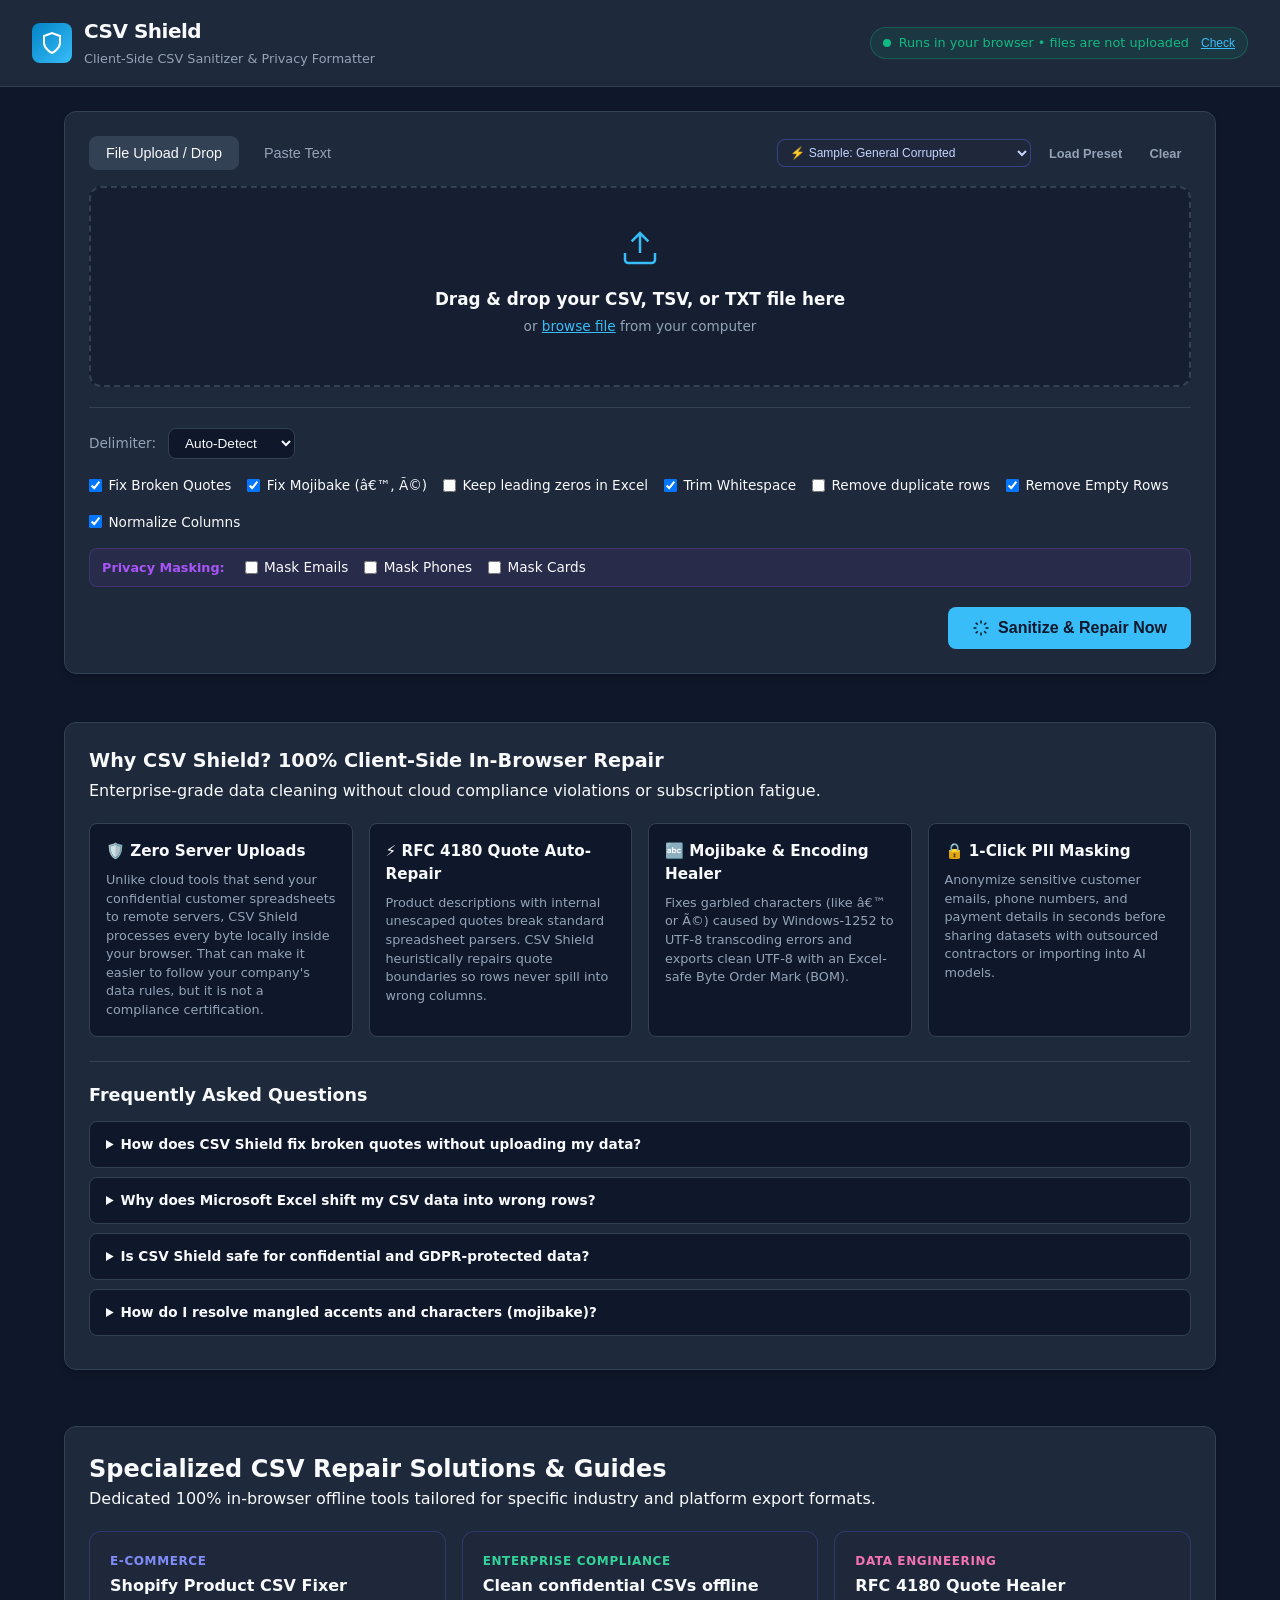
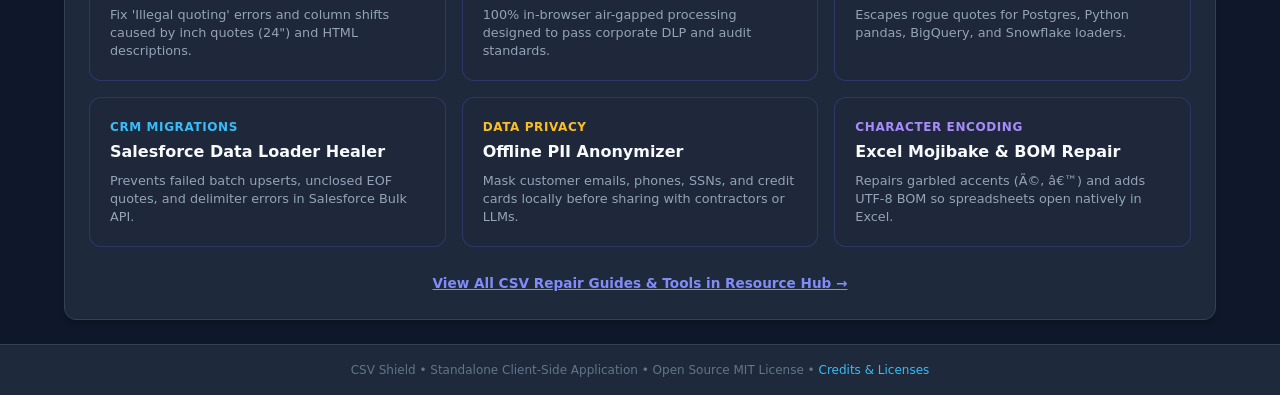
<file: index.html>
<!DOCTYPE html>
<html lang="en">
<head>
  <meta charset="UTF-8">
  <meta name="viewport" content="width=device-width, initial-scale=1.0">
  <title>CSV Shield — 100% Client-Side CSV Cleaner, Quote Fixer & PII Anonymizer</title>
  <meta name="description" content="Free, 100% in-browser CSV sanitizer. Automatically fix broken unescaped quotes (RFC 4180), repair mismatched delimiters, fix encoding/mojibake, and anonymize PII with zero server uploads and zero privacy risk.">
  <meta name="keywords" content="csv fixer, unescaped quotes csv, fix broken csv, rfc 4180 parser, clean csv online, client side csv cleaner, anonymize csv, csv pii mask, fix excel csv shift, mojibake fixer, offline csv tool">
  <meta name="author" content="CSV Shield">
  <meta name="robots" content="index, follow, max-snippet:-1, max-image-preview:large, max-video-preview:-1">
  <link rel="canonical" href="https://mianazeemdaula.github.io/csv-shield/">
  <link rel="icon" type="image/svg+xml" href="data:image/svg+xml,<svg xmlns='http://www.w3.org/2000/svg' viewBox='0 0 24 24' fill='%236366f1'><path d='M12 22s8-4 8-10V5l-8-3-8 3v7c0 6 8 10 8 10z'/></svg>">

  <!-- Open Graph / Social Sharing -->
  <meta property="og:type" content="website">
  <meta property="og:url" content="https://mianazeemdaula.github.io/csv-shield/">
  <meta property="og:title" content="CSV Shield — 100% Client-Side CSV Cleaner & Quote Fixer">
  <meta property="og:description" content="Fix unescaped quotes, mismatched delimiters, and mask customer PII directly in your browser. Zero cloud uploads, zero privacy risk.">
  <meta property="og:image" content="og-image.png">
  <meta property="og:site_name" content="CSV Shield">

  <!-- Twitter / X Card -->
  <meta name="twitter:card" content="summary_large_image">
  <meta name="twitter:url" content="https://mianazeemdaula.github.io/csv-shield/">
  <meta name="twitter:title" content="CSV Shield — 100% In-Browser CSV Sanitizer">
  <meta name="twitter:description" content="Zero cloud uploads. Fix broken quotes, column alignment, and anonymize PII in seconds directly in your browser.">
  <meta name="twitter:image" content="og-image.png">

  <!-- Schema.org JSON-LD (Search Engines & AI Engines) -->
  <script type="application/ld+json">
  {
    "@context": "https://schema.org",
    "@graph": [
      {
        "@type": "WebApplication",
        "@id": "https://mianazeemdaula.github.io/csv-shield/#webapp",
        "name": "CSV Shield",
        "url": "https://mianazeemdaula.github.io/csv-shield/",
        "applicationCategory": "BusinessApplication",
        "operatingSystem": "Any (web browser)",
        "description": "100% in-browser, private, offline CSV repair, deduplication, and PII anonymizer with zero cloud uploads.",
        "offers": [
          {
            "@type": "Offer",
            "price": "0",
            "priceCurrency": "USD",
            "name": "Free"
          }
        ],
        "featureList": [
          "RFC 4180 Unescaped Quote Auto-Repair",
          "Mismatched Delimiter Normalization",
          "Mojibake Character Encoding Resolution",
          "Automated PII Masking & Anonymization",
          "Zero-Cloud In-Browser Local Memory Execution",
          "Excel-Safe UTF-8 BOM CSV Export",
          "Export to JSON, Markdown, and SQL"
        ]
      },
      {
        "@type": "FAQPage",
        "@id": "https://mianazeemdaula.github.io/csv-shield/#faq",
        "mainEntity": [
          {
            "@type": "Question",
            "name": "How does CSV Shield fix broken quotes without uploading files?",
            "acceptedAnswer": {
              "@type": "Answer",
              "text": "CSV Shield executes entirely within your browser's own JavaScript engine. It analyzes raw text lines using RFC 4180 heuristic regex matching to identify internal quotes in cells without ever transmitting data over the Internet."
            }
          },
          {
            "@type": "Question",
            "name": "Why does Microsoft Excel shift my CSV data into wrong rows?",
            "acceptedAnswer": {
              "@type": "Answer",
              "text": "When a CSV field contains an unescaped double quote (e.g., in product descriptions or addresses), standard spreadsheet parsers interpret the quote as the beginning of a multiline cell. This causes the remainder of the row to spill into subsequent columns or lines. CSV Shield automatically detects and escapes these internal quotes."
            }
          },
          {
            "@type": "Question",
            "name": "Is CSV Shield safe for confidential and GDPR-protected data?",
            "acceptedAnswer": {
              "@type": "Answer",
              "text": "Yes. Because CSV Shield does not use any cloud servers, backends, or third-party telemetry, your data never leaves your computer. Whether that meets a particular data-protection rule is for the user's organisation to decide; the tool is not a compliance certification."
            }
          },
          {
            "@type": "Question",
            "name": "How can I fix mangled accents and weird characters (mojibake) in my CSV?",
            "acceptedAnswer": {
              "@type": "Answer",
              "text": "Mangled characters like â€™ or Ã© occur when Windows-1252 files are opened as UTF-8. CSV Shield contains a built-in character encoding healer that normalizes these common corruption sequences back to clean UTF-8 with an Excel-safe BOM."
            }
          }
        ]
      }
    ]
  }
  </script>
  <link rel="stylesheet" href="style.css">
</head>
<body>
  <!-- Header -->
  <header class="app-header">
    <div class="logo-area">
      <div class="shield-icon">
        <svg width="24" height="24" viewBox="0 0 24 24" fill="none" stroke="currentColor" stroke-width="2">
          <path d="M12 22s8-4 8-10V5l-8-3-8 3v7c0 6 8 10 8 10z"/>
        </svg>
      </div>
      <div>
        <h1>CSV Shield</h1>
        <span class="tagline">Client-Side CSV Sanitizer & Privacy Formatter</span>
      </div>
    </div>
    <div class="privacy-badge">
      <span class="live-dot"></span>
      <span class="badge-text">Runs in your browser • files are not uploaded</span>
      <button id="btn-show-inspector" class="badge-action" title="See every request this page has made">Check</button>
    </div>
  </header>

  <!-- Main Container -->
  <main class="app-main">
    <!-- Top Control Bar -->
    <section class="card input-section">
      <div class="tab-header">
        <div class="tabs">
          <button id="tab-file" class="tab-btn active">File Upload / Drop</button>
          <button id="tab-paste" class="tab-btn">Paste Text</button>
        </div>
        <div class="sample-actions" style="display: flex; align-items: center; gap: 0.5rem;">
          <select id="select-sample-preset" class="select-input select-sm" style="background: rgba(30, 41, 59, 0.9); border: 1px solid rgba(99, 102, 241, 0.4); color: #c7d2fe; border-radius: 8px; padding: 5px 8px; font-size: 0.75rem; cursor: pointer;">
            <option value="corrupted">⚡ Sample: General Corrupted</option>
            <option value="shopify">🛍️ Sample: Shopify Catalog (Quotes)</option>
            <option value="salesforce">💼 Sample: Salesforce CRM (PII)</option>
            <option value="finance">💶 Sample: Finance Ledger (Mojibake)</option>
            <option value="stress">🚀 Sample: 100-Row Stress Benchmark</option>
          </select>
          <button id="btn-load-sample" class="btn btn-ghost btn-sm">Load Preset</button>
          <button id="btn-clear" class="btn btn-ghost btn-sm">Clear</button>
        </div>
      </div>

      <!-- File Drop View -->
      <div id="view-file" class="tab-view active">
        <div id="dropzone" class="dropzone">
          <svg class="drop-icon" width="40" height="40" viewBox="0 0 24 24" fill="none" stroke="currentColor" stroke-width="1.5">
            <path d="M21 15v4a2 2 0 0 1-2 2H5a2 2 0 0 1-2-2v-4M17 8l-5-5-5 5M12 3v12"/>
          </svg>
          <p class="drop-title">Drag & drop your CSV, TSV, or TXT file here</p>
          <p class="drop-sub">or <label for="file-input" class="file-label">browse file</label> from your computer</p>
          <input type="file" id="file-input" accept=".csv,.tsv,.txt" style="display: none;">
          <p class="file-chosen" id="file-name-display"></p>
        </div>
      </div>

      <!-- Paste Text View -->
      <div id="view-paste" class="tab-view">
        <textarea id="paste-input" class="raw-textarea" placeholder="Paste your raw CSV, TSV, or spreadsheet export here..."></textarea>
      </div>

      <!-- Options Row -->
      <div class="options-container">
        <div class="option-group">
          <label class="option-label" for="select-delimiter">Delimiter:</label>
          <select id="select-delimiter" class="select-input">
            <option value="auto">Auto-Detect</option>
            <option value=",">Comma (,)</option>
            <option value=";">Semicolon (;)</option>
            <option value="&#9;">Tab (\t)</option>
            <option value="|">Pipe (|)</option>
          </select>
        </div>

        <div class="checkbox-group">
          <label class="check-item" title="Repairs stray unescaped quotes inside quoted text (RFC 4180)">
            <input type="checkbox" id="chk-quotes" checked> Fix Broken Quotes
          </label>
          <label class="check-item" title="Auto-repairs garbled characters (â€™, Ã©, etc.) from Windows-1252 / UTF-8 mismatches">
            <input type="checkbox" id="chk-mojibake" checked> Fix Mojibake (â€™, Ã©)
          </label>
          <label class="check-item" title="Writes codes like 07030 as =&quot;07030&quot; so Excel keeps the zero. Leave off if the file is going into a database or another app: they will see the formula, not the number.">
            <input type="checkbox" id="chk-zeros"> Keep leading zeros in Excel
          </label>
          <label class="check-item" title="Removes leading and trailing whitespace from each cell">
            <input type="checkbox" id="chk-whitespace" checked> Trim Whitespace
          </label>
          <label class="check-item" title="Removes rows that are identical in every column. Off by default: two identical order lines can be real.">
            <input type="checkbox" id="chk-dedupe"> Remove duplicate rows
          </label>
          <label class="check-item" title="Removes completely blank lines">
            <input type="checkbox" id="chk-empty" checked> Remove Empty Rows
          </label>
          <label class="check-item" title="Pads missing columns to match header count">
            <input type="checkbox" id="chk-normalize" checked> Normalize Columns
          </label>
        </div>

        <div class="checkbox-group pii-group">
          <span class="pii-tag">Privacy Masking:</span>
          <label class="check-item" title="Replaces email with j***@domain.com">
            <input type="checkbox" id="chk-mask-email"> Mask Emails
          </label>
          <label class="check-item" title="Masks numbers written like phone numbers (with +, brackets, spaces or dashes), keeping the last 4 digits. Bare digit runs such as order numbers or ISBNs are left alone.">
            <input type="checkbox" id="chk-mask-phone"> Mask Phones
          </label>
          <label class="check-item" title="Masks card numbers (13-19 digits that pass the card checksum, or written in four groups of four), keeping the last 4 digits.">
            <input type="checkbox" id="chk-mask-card"> Mask Cards
          </label>
        </div>
      </div>

      <div class="action-row">
        <button id="btn-sanitize" class="btn btn-primary btn-lg">
          <svg width="18" height="18" viewBox="0 0 24 24" fill="none" stroke="currentColor" stroke-width="2">
            <path d="M12 2v4M12 18v4M4.93 4.93l2.83 2.83M16.24 16.24l2.83 2.83M2 12h4M18 12h4M4.93 19.07l2.83-2.83M16.24 7.76l2.83-2.83"/>
          </svg>
          Sanitize & Repair Now
        </button>
      </div>
    </section>

    <!-- Results Section (hidden until processed) -->
    <section id="results-section" class="card results-section" style="display: none;">
      <div class="results-header">
        <div class="stats-grid">
          <div class="stat-card">
            <span class="stat-value" id="stat-input-rows">0</span>
            <span class="stat-label">Input Rows</span>
          </div>
          <div class="stat-card">
            <span class="stat-value text-accent" id="stat-output-rows">0</span>
            <span class="stat-label">Clean Rows</span>
          </div>
          <div class="stat-card">
            <span class="stat-value text-success" id="stat-repaired">0</span>
            <span class="stat-label">Quotes Repaired</span>
          </div>
          <div class="stat-card">
            <span class="stat-value text-blue" id="stat-mojibake">0</span>
            <span class="stat-label">Mojibake Fixed</span>
          </div>
          <div class="stat-card">
            <span class="stat-value text-cyan" id="stat-zeros">0</span>
            <span class="stat-label">Zeros Preserved</span>
          </div>
          <div class="stat-card">
            <span class="stat-value text-warning" id="stat-deduped">0</span>
            <span class="stat-label">Duplicates Stripped</span>
          </div>
          <div class="stat-card">
            <span class="stat-value text-purple" id="stat-pii">0</span>
            <span class="stat-label">PII Masked</span>
          </div>
          <div class="stat-card">
            <span class="stat-value" id="stat-time">0 ms</span>
            <span class="stat-label">Local Processing Time</span>
          </div>
        </div>

        <!-- Export Toolbar -->
        <div class="export-bar">
          <button id="btn-export-csv" class="btn btn-export" title="Standard RFC 4180 CSV export">
            <svg width="16" height="16" viewBox="0 0 24 24" fill="none" stroke="currentColor" stroke-width="2"><path d="M21 15v4a2 2 0 0 1-2 2H5a2 2 0 0 1-2-2v-4M7 10l5 5 5-5M12 15V3"/></svg>
            Clean CSV
          </button>
          <button id="btn-export-excel" class="btn btn-export btn-excel-accent" title="Export CSV with UTF-8 BOM byte-order mark for seamless Microsoft Excel opening">
            <svg width="16" height="16" viewBox="0 0 24 24" fill="none" stroke="currentColor" stroke-width="2"><path d="M14 2H6a2 2 0 0 0-2 2v16a2 2 0 0 0 2 2h12a2 2 0 0 0 2-2V8z"/><polyline points="14 2 14 8 20 8"/><line x1="16" y1="13" x2="8" y2="13"/><line x1="16" y1="17" x2="8" y2="17"/><polyline points="10 9 9 9 8 9"/></svg>
            Excel CSV (BOM)
          </button>
          <button id="btn-export-json" class="btn btn-export">JSON</button>
          <button id="btn-export-md" class="btn btn-export">Markdown</button>
          <button id="btn-export-sql" class="btn btn-export">SQL INSERTs</button>
          <button id="btn-copy" class="btn btn-secondary">
            <span id="copy-btn-text">Copy CSV</span>
          </button>
        </div>
      </div>

      <!-- Preview Controls -->
      <div class="preview-controls">
        <input type="text" id="filter-input" class="search-input" placeholder="Search preview rows...">
        <div class="diff-legend">
          <span class="legend-title">Visual Diff:</span>
          <span class="legend-pill pill-repaired" title="Cell had broken quotes repaired">● Quote Repaired</span>
          <span class="legend-pill pill-mojibake" title="Cell had garbled encoding repaired">● Mojibake Fixed</span>
          <span class="legend-pill pill-masked" title="Sensitive PII masked">● PII Masked</span>
          <span class="legend-pill pill-zeros" title="Leading zero retained">● Zero Preserved</span>
        </div>
        <div class="pagination-info" id="pagination-info">Showing rows 1 - 50 of 0</div>
      </div>

      <!-- Table Preview -->
      <div class="table-container">
        <table id="preview-table" class="data-table">
          <thead id="table-head"></thead>
          <tbody id="table-body"></tbody>
        </table>
      </div>

      <!-- Pagination Toolbar -->
      <div class="pagination-toolbar" style="display: flex; align-items: center; justify-content: space-between; margin-top: 1rem; flex-wrap: wrap; gap: 0.75rem; padding-top: 0.75rem; border-top: 1px solid rgba(255, 255, 255, 0.08);">
        <div style="display: flex; align-items: center; gap: 0.5rem; font-size: 0.85rem; color: #94a3b8;">
          <span>Rows per page:</span>
          <select id="select-page-size" class="select-input select-sm" style="background: rgba(30, 41, 59, 0.9); border: 1px solid rgba(99, 102, 241, 0.4); color: #c7d2fe; border-radius: 6px; padding: 4px 8px; font-size: 0.8rem; cursor: pointer;">
            <option value="25">25</option>
            <option value="50" selected>50</option>
            <option value="100">100</option>
            <option value="all">All</option>
          </select>
        </div>
        <div style="display: flex; align-items: center; gap: 0.5rem;">
          <button id="btn-page-prev" class="btn btn-ghost btn-sm" disabled>‹ Previous</button>
          <span id="page-indicator" style="font-size: 0.85rem; font-weight: 600; color: #cbd5e1; min-width: 90px; text-align: center;">Page 1 of 1</span>
          <button id="btn-page-next" class="btn btn-ghost btn-sm" disabled>Next ›</button>
        </div>
      </div>

      <!-- Rows dropped by "Remove duplicate rows", so nothing disappears unseen -->
      <details id="removed-dupes" class="removed-dupes" style="display: none; margin-top: 1rem;">
        <summary id="removed-dupes-summary" style="cursor: pointer; font-weight: 600; color: #fbbf24;"></summary>
        <p class="text-muted" style="font-size: 0.85rem; margin: 0.5rem 0;">Each row below was identical, in every column, to an earlier row and is not in the export. If any of them are real (two identical order lines, say), untick "Remove duplicate rows" and run again.</p>
        <div class="table-container">
          <table class="data-table">
            <thead id="removed-dupes-head"></thead>
            <tbody id="removed-dupes-body"></tbody>
          </table>
        </div>
      </details>
    </section>

    <!-- SEO & Knowledge Base Section (Search Engines & AI Crawler Directives) -->
    <section class="card seo-knowledge-section">
      <div class="seo-header">
        <h2>Why CSV Shield? 100% Client-Side In-Browser Repair</h2>
        <p class="text-muted">Enterprise-grade data cleaning without cloud compliance violations or subscription fatigue.</p>
      </div>
      <div class="seo-grid">
        <div class="seo-card">
          <h3>🛡️ Zero Server Uploads</h3>
          <p>Unlike cloud tools that send your confidential customer spreadsheets to remote servers, CSV Shield processes every byte locally inside your browser. That can make it easier to follow your company's data rules, but it is not a compliance certification.</p>
        </div>
        <div class="seo-card">
          <h3>⚡ RFC 4180 Quote Auto-Repair</h3>
          <p>Product descriptions with internal unescaped quotes break standard spreadsheet parsers. CSV Shield heuristically repairs quote boundaries so rows never spill into wrong columns.</p>
        </div>
        <div class="seo-card">
          <h3>🔤 Mojibake & Encoding Healer</h3>
          <p>Fixes garbled characters (like â€™ or Ã©) caused by Windows-1252 to UTF-8 transcoding errors and exports clean UTF-8 with an Excel-safe Byte Order Mark (BOM).</p>
        </div>
        <div class="seo-card">
          <h3>🔒 1-Click PII Masking</h3>
          <p>Anonymize sensitive customer emails, phone numbers, and payment details in seconds before sharing datasets with outsourced contractors or importing into AI models.</p>
        </div>
      </div>

      <!-- FAQ Section -->
      <div class="faq-accordion">
        <h3>Frequently Asked Questions</h3>
        <details class="faq-item">
          <summary>How does CSV Shield fix broken quotes without uploading my data?</summary>
          <p>CSV Shield executes entirely within your browser's own JavaScript engine. It analyzes raw text lines using RFC 4180 heuristic regex matching to identify internal quotes in cells without ever transmitting data over the Internet.</p>
        </details>
        <details class="faq-item">
          <summary>Why does Microsoft Excel shift my CSV data into wrong rows?</summary>
          <p>When a CSV field contains an unescaped double quote, standard spreadsheet parsers interpret it as the start of an open multiline block. This shifts the rest of the row into subsequent cells. CSV Shield identifies and escapes internal quotes automatically.</p>
        </details>
        <details class="faq-item">
          <summary>Is CSV Shield safe for confidential and GDPR-protected data?</summary>
          <p>Your file is processed on your own computer and is not uploaded. The page has no analytics or tracking scripts. Once it has loaded you can switch off your connection and it keeps working. Whether that is enough for your data rules is for you or your company to decide; this is not a legal or compliance certification.</p>
        </details>
        <details class="faq-item">
          <summary>How do I resolve mangled accents and characters (mojibake)?</summary>
          <p>Mangled characters occur when legacy systems export Windows-1252 files opened as UTF-8. CSV Shield contains a multi-byte heuristic table that automatically repairs common corrupt sequences and prepends an Excel-compatible UTF-8 BOM.</p>
        </details>
      </div>
    </section>

    <!-- Specialized Use Cases & Programmatic Landing Pages Grid -->
    <section class="card seo-use-cases-section" style="margin-top: 2rem;">
      <div class="section-title-wrap">
        <h2>Specialized CSV Repair Solutions & Guides</h2>
        <p class="section-subtitle">Dedicated 100% in-browser offline tools tailored for specific industry and platform export formats.</p>
      </div>
      <div class="use-cases-grid" style="display: grid; grid-template-columns: repeat(auto-fit, minmax(280px, 1fr)); gap: 1rem; margin-top: 1.25rem;">
        <a href="fix-shopify-csv-quotes.html" class="use-case-card" style="padding: 1.25rem; border-radius: 12px; background: rgba(30, 41, 59, 0.7); border: 1px solid rgba(99, 102, 241, 0.25); text-decoration: none; color: inherit; display: block; transition: all 0.2s ease;">
          <span style="font-size: 0.75rem; font-weight: 700; color: #818cf8; text-transform: uppercase; letter-spacing: 0.05em; display: block; margin-bottom: 0.25rem;">E-Commerce</span>
          <strong style="display: block; font-size: 1rem; color: #f8fafc; margin-bottom: 0.5rem;">Shopify Product CSV Fixer</strong>
          <p style="font-size: 0.8rem; color: #94a3b8; line-height: 1.4; margin: 0;">Fix 'Illegal quoting' errors and column shifts caused by inch quotes (24") and HTML descriptions.</p>
        </a>
        <a href="offline-gdpr-csv-sanitizer.html" class="use-case-card" style="padding: 1.25rem; border-radius: 12px; background: rgba(30, 41, 59, 0.7); border: 1px solid rgba(99, 102, 241, 0.25); text-decoration: none; color: inherit; display: block; transition: all 0.2s ease;">
          <span style="font-size: 0.75rem; font-weight: 700; color: #34d399; text-transform: uppercase; letter-spacing: 0.05em; display: block; margin-bottom: 0.25rem;">Enterprise Compliance</span>
          <strong style="display: block; font-size: 1rem; color: #f8fafc; margin-bottom: 0.5rem;">Clean confidential CSVs offline</strong>
          <p style="font-size: 0.8rem; color: #94a3b8; line-height: 1.4; margin: 0;">100% in-browser air-gapped processing designed to pass corporate DLP and audit standards.</p>
        </a>
        <a href="fix-unescaped-quotes-rfc4180.html" class="use-case-card" style="padding: 1.25rem; border-radius: 12px; background: rgba(30, 41, 59, 0.7); border: 1px solid rgba(99, 102, 241, 0.25); text-decoration: none; color: inherit; display: block; transition: all 0.2s ease;">
          <span style="font-size: 0.75rem; font-weight: 700; color: #f472b6; text-transform: uppercase; letter-spacing: 0.05em; display: block; margin-bottom: 0.25rem;">Data Engineering</span>
          <strong style="display: block; font-size: 1rem; color: #f8fafc; margin-bottom: 0.5rem;">RFC 4180 Quote Healer</strong>
          <p style="font-size: 0.8rem; color: #94a3b8; line-height: 1.4; margin: 0;">Escapes rogue quotes for Postgres, Python pandas, BigQuery, and Snowflake loaders.</p>
        </a>
        <a href="salesforce-csv-loader-quote-fix.html" class="use-case-card" style="padding: 1.25rem; border-radius: 12px; background: rgba(30, 41, 59, 0.7); border: 1px solid rgba(99, 102, 241, 0.25); text-decoration: none; color: inherit; display: block; transition: all 0.2s ease;">
          <span style="font-size: 0.75rem; font-weight: 700; color: #38bdf8; text-transform: uppercase; letter-spacing: 0.05em; display: block; margin-bottom: 0.25rem;">CRM Migrations</span>
          <strong style="display: block; font-size: 1rem; color: #f8fafc; margin-bottom: 0.5rem;">Salesforce Data Loader Healer</strong>
          <p style="font-size: 0.8rem; color: #94a3b8; line-height: 1.4; margin: 0;">Prevents failed batch upserts, unclosed EOF quotes, and delimiter errors in Salesforce Bulk API.</p>
        </a>
        <a href="offline-pii-masker-csv.html" class="use-case-card" style="padding: 1.25rem; border-radius: 12px; background: rgba(30, 41, 59, 0.7); border: 1px solid rgba(99, 102, 241, 0.25); text-decoration: none; color: inherit; display: block; transition: all 0.2s ease;">
          <span style="font-size: 0.75rem; font-weight: 700; color: #fbbf24; text-transform: uppercase; letter-spacing: 0.05em; display: block; margin-bottom: 0.25rem;">Data Privacy</span>
          <strong style="display: block; font-size: 1rem; color: #f8fafc; margin-bottom: 0.5rem;">Offline PII Anonymizer</strong>
          <p style="font-size: 0.8rem; color: #94a3b8; line-height: 1.4; margin: 0;">Mask customer emails, phones, SSNs, and credit cards locally before sharing with contractors or LLMs.</p>
        </a>
        <a href="fix-excel-mojibake-utf8.html" class="use-case-card" style="padding: 1.25rem; border-radius: 12px; background: rgba(30, 41, 59, 0.7); border: 1px solid rgba(99, 102, 241, 0.25); text-decoration: none; color: inherit; display: block; transition: all 0.2s ease;">
          <span style="font-size: 0.75rem; font-weight: 700; color: #a78bfa; text-transform: uppercase; letter-spacing: 0.05em; display: block; margin-bottom: 0.25rem;">Character Encoding</span>
          <strong style="display: block; font-size: 1rem; color: #f8fafc; margin-bottom: 0.5rem;">Excel Mojibake & BOM Repair</strong>
          <p style="font-size: 0.8rem; color: #94a3b8; line-height: 1.4; margin: 0;">Repairs garbled accents (Ã©, â€™) and adds UTF-8 BOM so spreadsheets open natively in Excel.</p>
        </a>
      </div>
      <div style="text-align: center; margin-top: 1.5rem;">
        <a href="seo-hub.html" style="font-size: 0.85rem; font-weight: 600; color: #818cf8; text-decoration: underline;">View All CSV Repair Guides & Tools in Resource Hub →</a>
      </div>
    </section>
  </main>

  <!-- Network check: real numbers from the browser's own record of this page's requests -->
  <div id="inspector-modal" class="modal-backdrop" style="display: none;">
    <div class="modal card">
      <div class="modal-header">
        <h3>What this page has loaded</h3>
        <button id="btn-close-inspector" class="btn-close">&times;</button>
      </div>
      <div class="modal-body">
        <p class="inspector-desc">Your file is read with the browser's File API and processed by the JavaScript on this page. It is not sent anywhere. Below is every request the browser has recorded for this page since it opened, updated live.</p>
        <div class="inspector-metrics">
          <div class="metric-row">
            <span>Requests since the page opened:</span>
            <strong id="net-count">0</strong>
          </div>
          <div class="metric-row">
            <span>Requests to other websites:</span>
            <strong id="net-third">0</strong>
          </div>
        </div>
        <ul id="net-list" class="net-list"></ul>
        <p class="inspector-desc">You do not have to take this page's word for it: open your browser's developer tools (F12), go to the Network tab, then load a file. Or load the page, switch on airplane mode, and use it offline.</p>
      </div>
    </div>
  </div>

  <footer class="app-footer">
    <p>CSV Shield • Standalone Client-Side Application • Open Source MIT License • <a href="CREDITS.md" target="_blank">Credits & Licenses</a></p>
  </footer>

  <script src="engine.js"></script>
  <script src="app.js"></script>
</body>
</html>
</file>
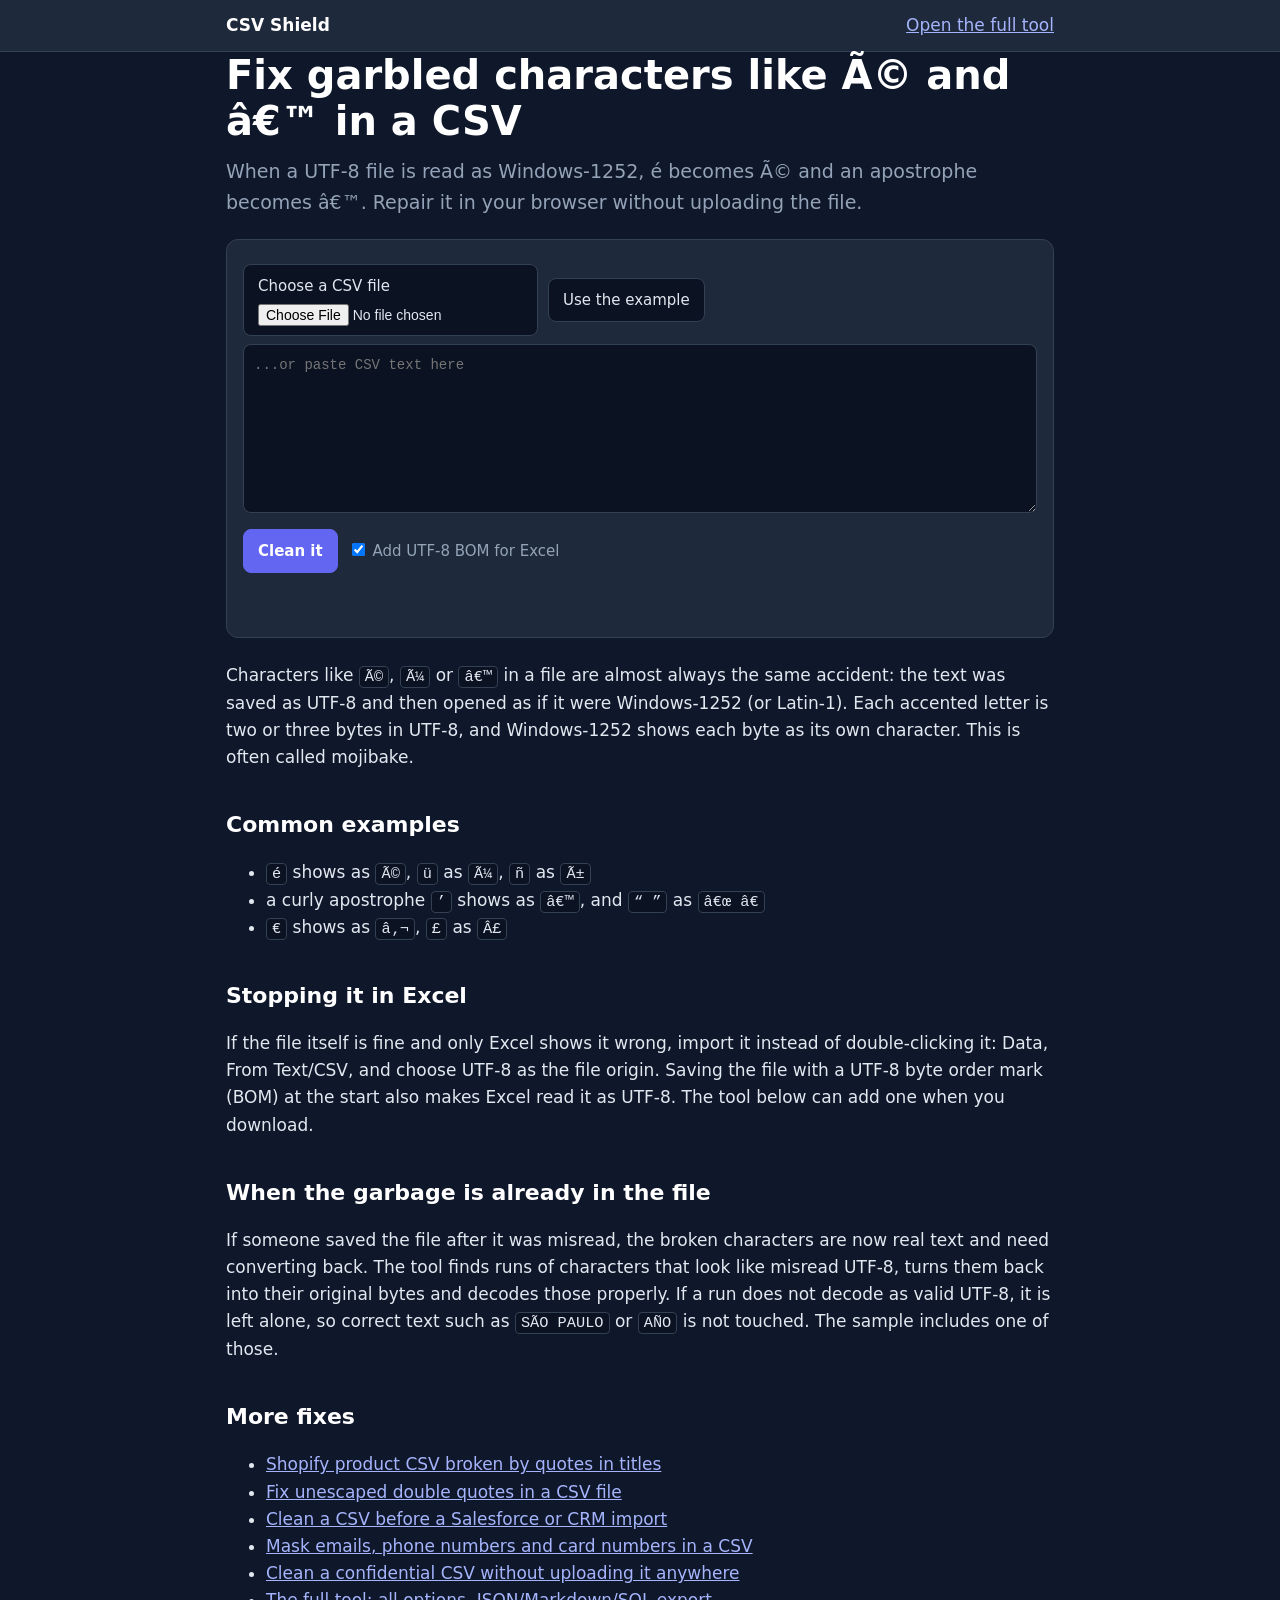
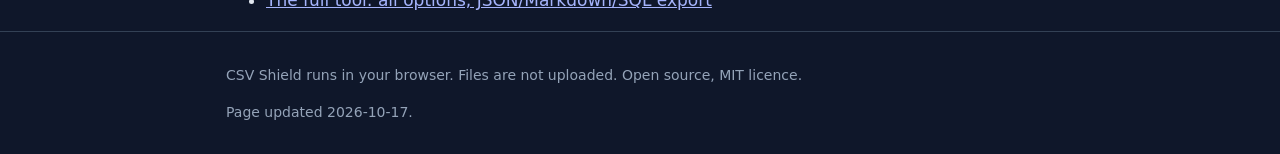
<file: fix-excel-mojibake-utf8.html>
<!DOCTYPE html>
<html lang="en">
<head>
<meta charset="UTF-8">
<meta name="viewport" content="width=device-width, initial-scale=1.0">
<title>Fix Ã© and â€™ in a CSV file (UTF-8 read as Windows-1252) | CSV Shield</title>
<meta name="description" content="When a UTF-8 file is read as Windows-1252, é becomes Ã© and an apostrophe becomes â€™. Repair it in your browser without uploading the file.">
<link rel="canonical" href="https://mianazeemdaula.github.io/csv-shield/fix-excel-mojibake-utf8.html">
<meta property="og:title" content="Fix Ã© and â€™ in a CSV file (UTF-8 read as Windows-1252)">
<meta property="og:description" content="When a UTF-8 file is read as Windows-1252, é becomes Ã© and an apostrophe becomes â€™. Repair it in your browser without uploading the file.">
<meta property="og:image" content="https://mianazeemdaula.github.io/csv-shield/og-image.png">
<link rel="stylesheet" href="landing.css">
<script type="application/ld+json">{"@context": "https://schema.org", "@type": "WebPage", "name": "Fix \u00c3\u00a9 and \u00e2\u20ac\u2122 in a CSV file (UTF-8 read as Windows-1252)", "url": "https://mianazeemdaula.github.io/csv-shield/fix-excel-mojibake-utf8.html", "description": "When a UTF-8 file is read as Windows-1252, \u00e9 becomes \u00c3\u00a9 and an apostrophe becomes \u00e2\u20ac\u2122. Repair it in your browser without uploading the file.", "dateModified": "2026-10-17", "isPartOf": {"@type": "WebSite", "name": "CSV Shield", "url": "https://mianazeemdaula.github.io/csv-shield/"}}</script>
</head>
<body>
<header class="lp-top"><div class="lp-wrap lp-bar"><a class="lp-brand" href="./">CSV Shield</a><a href="./">Open the full tool</a></div></header>
<main class="lp-wrap">
<h1>Fix garbled characters like Ã© and â€™ in a CSV</h1>
<p class="lp-lead">When a UTF-8 file is read as Windows-1252, é becomes Ã© and an apostrophe becomes â€™. Repair it in your browser without uploading the file.</p>
<section class="lp-tool" data-preset='{&quot;fixMojibake&quot;: true, &quot;fixQuotes&quot;: false}'>
  <div class="lp-row">
    <label class="lp-file">Choose a CSV file <input type="file" accept=".csv,.tsv,.txt,text/csv" class="lp-input-file"></label>
    <button type="button" class="lp-btn lp-sample">Use the example</button>
  </div>
  <textarea class="lp-text" rows="7" spellcheck="false" placeholder="...or paste CSV text here"></textarea>
  <textarea class="lp-sample-data" hidden>name,note
CafÃ©,Itâ€™s fresh
SociÃ©tÃ© GÃ©nÃ©rale,Price â‚¬20
SÃO PAULO,already correct
</textarea>
  <div class="lp-row">
    <button type="button" class="lp-btn lp-primary lp-run">Clean it</button>
    <label class="lp-check"><input type="checkbox" class="lp-bom" checked> Add UTF-8 BOM for Excel</label>
    <button type="button" class="lp-btn lp-download" hidden>Download clean CSV</button>
  </div>
  <p class="lp-stats" aria-live="polite"></p>
  <div class="lp-preview"></div>
</section>

<p>Characters like <code>Ã©</code>, <code>Ã¼</code> or <code>â€™</code> in a file are almost always the same accident: the text was saved as UTF-8 and then opened as if it were Windows-1252 (or Latin-1). Each accented letter is two or three bytes in UTF-8, and Windows-1252 shows each byte as its own character. This is often called mojibake.</p>
<h2>Common examples</h2>
<ul>
<li><code>é</code> shows as <code>Ã©</code>, <code>ü</code> as <code>Ã¼</code>, <code>ñ</code> as <code>Ã±</code></li>
<li>a curly apostrophe <code>’</code> shows as <code>â€™</code>, and <code>“ ”</code> as <code>â€œ â€</code></li>
<li><code>€</code> shows as <code>â‚¬</code>, <code>£</code> as <code>Â£</code></li>
</ul>
<h2>Stopping it in Excel</h2>
<p>If the file itself is fine and only Excel shows it wrong, import it instead of double-clicking it: Data, From Text/CSV, and choose UTF-8 as the file origin. Saving the file with a UTF-8 byte order mark (BOM) at the start also makes Excel read it as UTF-8. The tool below can add one when you download.</p>
<h2>When the garbage is already in the file</h2>
<p>If someone saved the file after it was misread, the broken characters are now real text and need converting back. The tool finds runs of characters that look like misread UTF-8, turns them back into their original bytes and decodes those properly. If a run does not decode as valid UTF-8, it is left alone, so correct text such as <code>SÃO PAULO</code> or <code>AÑO</code> is not touched. The sample includes one of those.</p>

<h2>More fixes</h2>
<ul><li><a href="fix-shopify-csv-quotes.html">Shopify product CSV broken by quotes in titles</a></li><li><a href="fix-unescaped-quotes-rfc4180.html">Fix unescaped double quotes in a CSV file</a></li><li><a href="salesforce-csv-loader-quote-fix.html">Clean a CSV before a Salesforce or CRM import</a></li><li><a href="offline-pii-masker-csv.html">Mask emails, phone numbers and card numbers in a CSV</a></li><li><a href="offline-gdpr-csv-sanitizer.html">Clean a confidential CSV without uploading it anywhere</a></li><li><a href="./">The full tool: all options, JSON/Markdown/SQL export</a></li></ul>
</main>
<footer class="lp-foot"><div class="lp-wrap">
<p>CSV Shield runs in your browser. Files are not uploaded. Open source, MIT licence.</p>
<p>Page updated 2026-10-17.</p>
</div></footer>
<script src="engine.js"></script>
<script src="landing.js"></script>
</body>
</html>
</file>
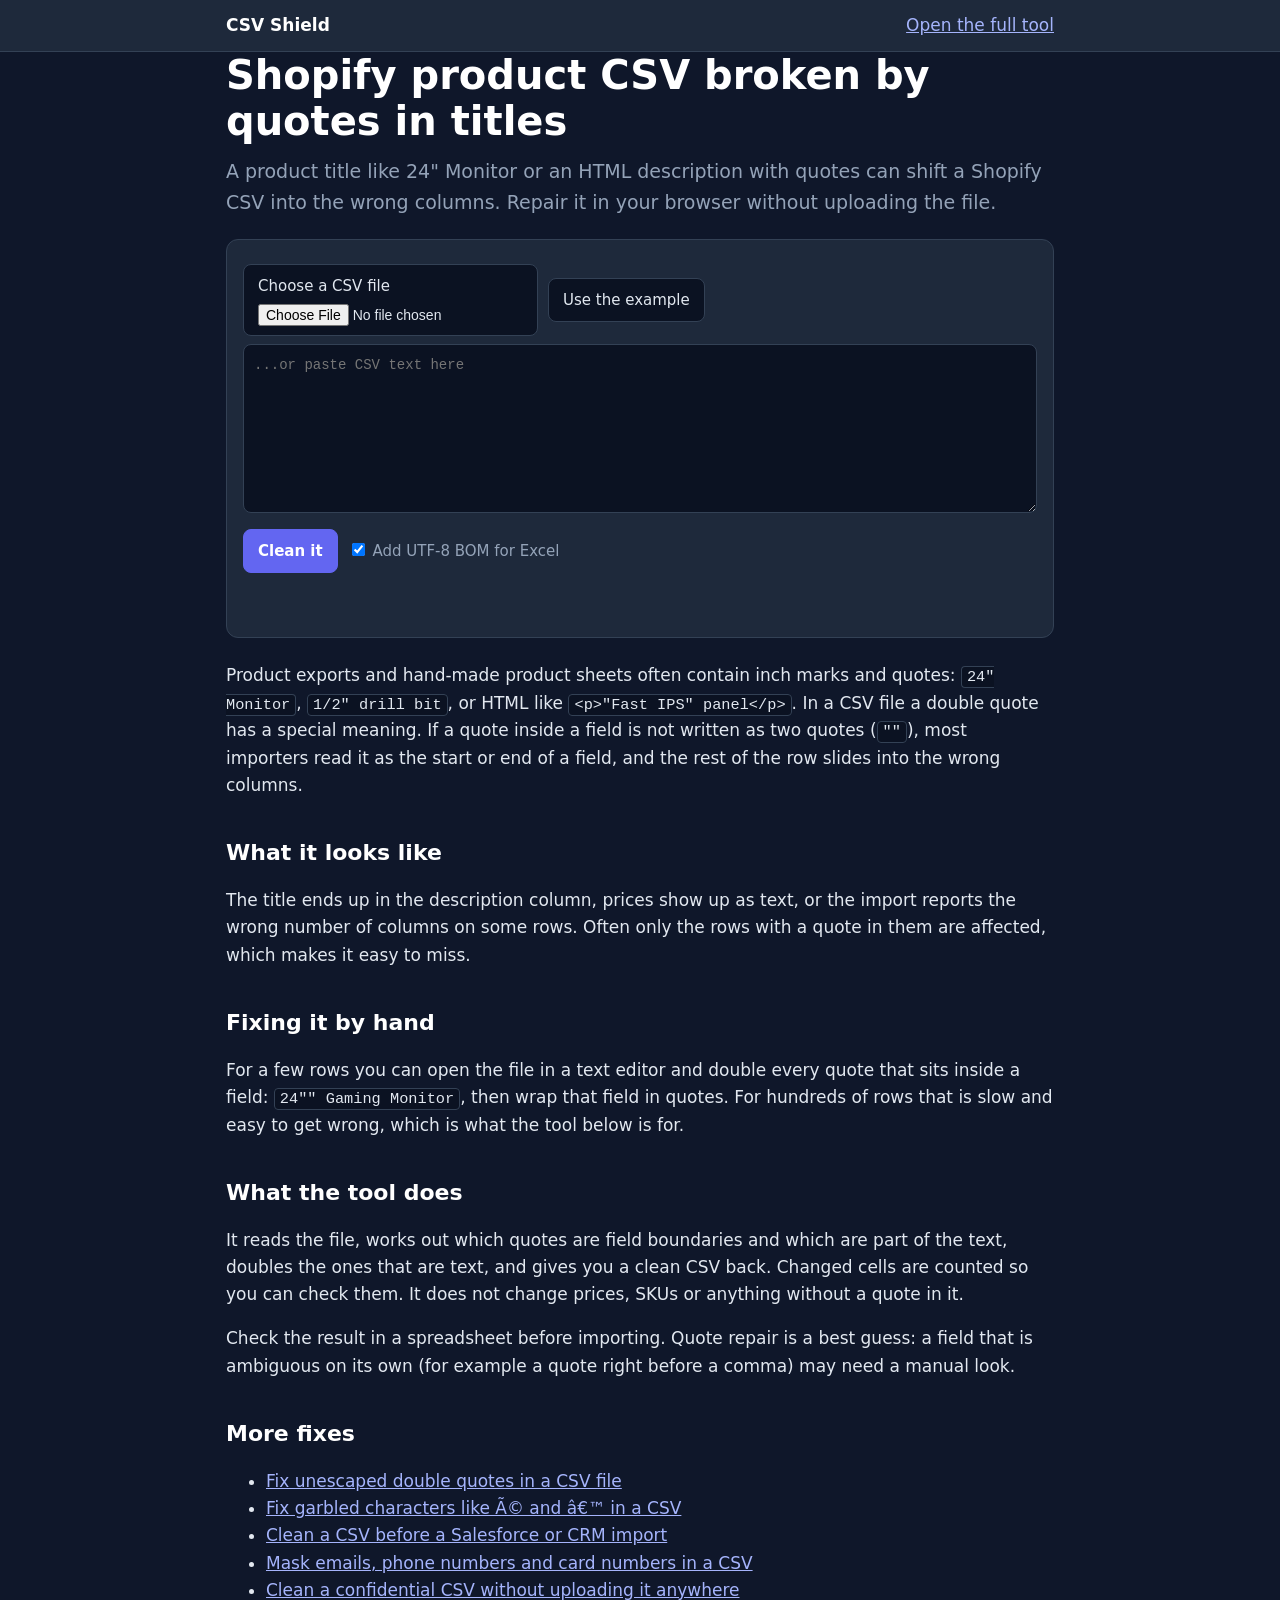
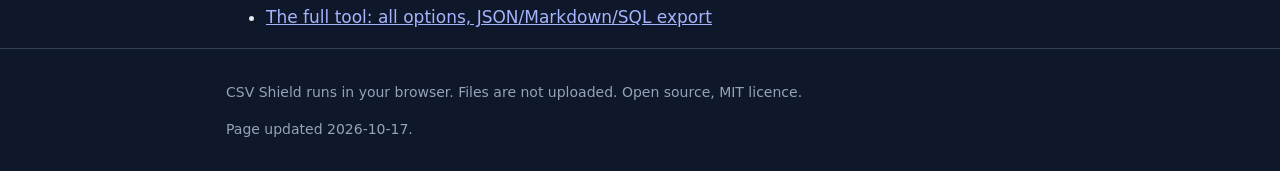
<file: fix-shopify-csv-quotes.html>
<!DOCTYPE html>
<html lang="en">
<head>
<meta charset="UTF-8">
<meta name="viewport" content="width=device-width, initial-scale=1.0">
<title>Fix quotes in a Shopify product CSV before importing it | CSV Shield</title>
<meta name="description" content="A product title like 24&quot; Monitor or an HTML description with quotes can shift a Shopify CSV into the wrong columns. Repair it in your browser without uploading the file.">
<link rel="canonical" href="https://mianazeemdaula.github.io/csv-shield/fix-shopify-csv-quotes.html">
<meta property="og:title" content="Fix quotes in a Shopify product CSV before importing it">
<meta property="og:description" content="A product title like 24&quot; Monitor or an HTML description with quotes can shift a Shopify CSV into the wrong columns. Repair it in your browser without uploading the file.">
<meta property="og:image" content="https://mianazeemdaula.github.io/csv-shield/og-image.png">
<link rel="stylesheet" href="landing.css">
<script type="application/ld+json">{"@context": "https://schema.org", "@type": "WebPage", "name": "Fix quotes in a Shopify product CSV before importing it", "url": "https://mianazeemdaula.github.io/csv-shield/fix-shopify-csv-quotes.html", "description": "A product title like 24\" Monitor or an HTML description with quotes can shift a Shopify CSV into the wrong columns. Repair it in your browser without uploading the file.", "dateModified": "2026-10-17", "isPartOf": {"@type": "WebSite", "name": "CSV Shield", "url": "https://mianazeemdaula.github.io/csv-shield/"}}</script>
</head>
<body>
<header class="lp-top"><div class="lp-wrap lp-bar"><a class="lp-brand" href="./">CSV Shield</a><a href="./">Open the full tool</a></div></header>
<main class="lp-wrap">
<h1>Shopify product CSV broken by quotes in titles</h1>
<p class="lp-lead">A product title like 24&quot; Monitor or an HTML description with quotes can shift a Shopify CSV into the wrong columns. Repair it in your browser without uploading the file.</p>
<section class="lp-tool" data-preset='{&quot;fixQuotes&quot;: true, &quot;fixMojibake&quot;: true}'>
  <div class="lp-row">
    <label class="lp-file">Choose a CSV file <input type="file" accept=".csv,.tsv,.txt,text/csv" class="lp-input-file"></label>
    <button type="button" class="lp-btn lp-sample">Use the example</button>
  </div>
  <textarea class="lp-text" rows="7" spellcheck="false" placeholder="...or paste CSV text here"></textarea>
  <textarea class="lp-sample-data" hidden>Handle,Title,Body (HTML),Variant Price
24-monitor,24&quot; Gaming Monitor,&quot;&lt;p&gt;144Hz &quot;Fast IPS&quot; panel&lt;/p&gt;&quot;,299.99
chair,Ergonomic &quot;Executive&quot; Chair,&quot;&lt;p&gt;Supports 300 lbs&lt;/p&gt;&quot;,199.50
</textarea>
  <div class="lp-row">
    <button type="button" class="lp-btn lp-primary lp-run">Clean it</button>
    <label class="lp-check"><input type="checkbox" class="lp-bom" checked> Add UTF-8 BOM for Excel</label>
    <button type="button" class="lp-btn lp-download" hidden>Download clean CSV</button>
  </div>
  <p class="lp-stats" aria-live="polite"></p>
  <div class="lp-preview"></div>
</section>

<p>Product exports and hand-made product sheets often contain inch marks and quotes: <code>24" Monitor</code>, <code>1/2" drill bit</code>, or HTML like <code>&lt;p&gt;"Fast IPS" panel&lt;/p&gt;</code>. In a CSV file a double quote has a special meaning. If a quote inside a field is not written as two quotes (<code>""</code>), most importers read it as the start or end of a field, and the rest of the row slides into the wrong columns.</p>
<h2>What it looks like</h2>
<p>The title ends up in the description column, prices show up as text, or the import reports the wrong number of columns on some rows. Often only the rows with a quote in them are affected, which makes it easy to miss.</p>
<h2>Fixing it by hand</h2>
<p>For a few rows you can open the file in a text editor and double every quote that sits inside a field: <code>24"" Gaming Monitor</code>, then wrap that field in quotes. For hundreds of rows that is slow and easy to get wrong, which is what the tool below is for.</p>
<h2>What the tool does</h2>
<p>It reads the file, works out which quotes are field boundaries and which are part of the text, doubles the ones that are text, and gives you a clean CSV back. Changed cells are counted so you can check them. It does not change prices, SKUs or anything without a quote in it.</p>
<p>Check the result in a spreadsheet before importing. Quote repair is a best guess: a field that is ambiguous on its own (for example a quote right before a comma) may need a manual look.</p>

<h2>More fixes</h2>
<ul><li><a href="fix-unescaped-quotes-rfc4180.html">Fix unescaped double quotes in a CSV file</a></li><li><a href="fix-excel-mojibake-utf8.html">Fix garbled characters like Ã© and â€™ in a CSV</a></li><li><a href="salesforce-csv-loader-quote-fix.html">Clean a CSV before a Salesforce or CRM import</a></li><li><a href="offline-pii-masker-csv.html">Mask emails, phone numbers and card numbers in a CSV</a></li><li><a href="offline-gdpr-csv-sanitizer.html">Clean a confidential CSV without uploading it anywhere</a></li><li><a href="./">The full tool: all options, JSON/Markdown/SQL export</a></li></ul>
</main>
<footer class="lp-foot"><div class="lp-wrap">
<p>CSV Shield runs in your browser. Files are not uploaded. Open source, MIT licence.</p>
<p>Page updated 2026-10-17.</p>
</div></footer>
<script src="engine.js"></script>
<script src="landing.js"></script>
</body>
</html>
</file>
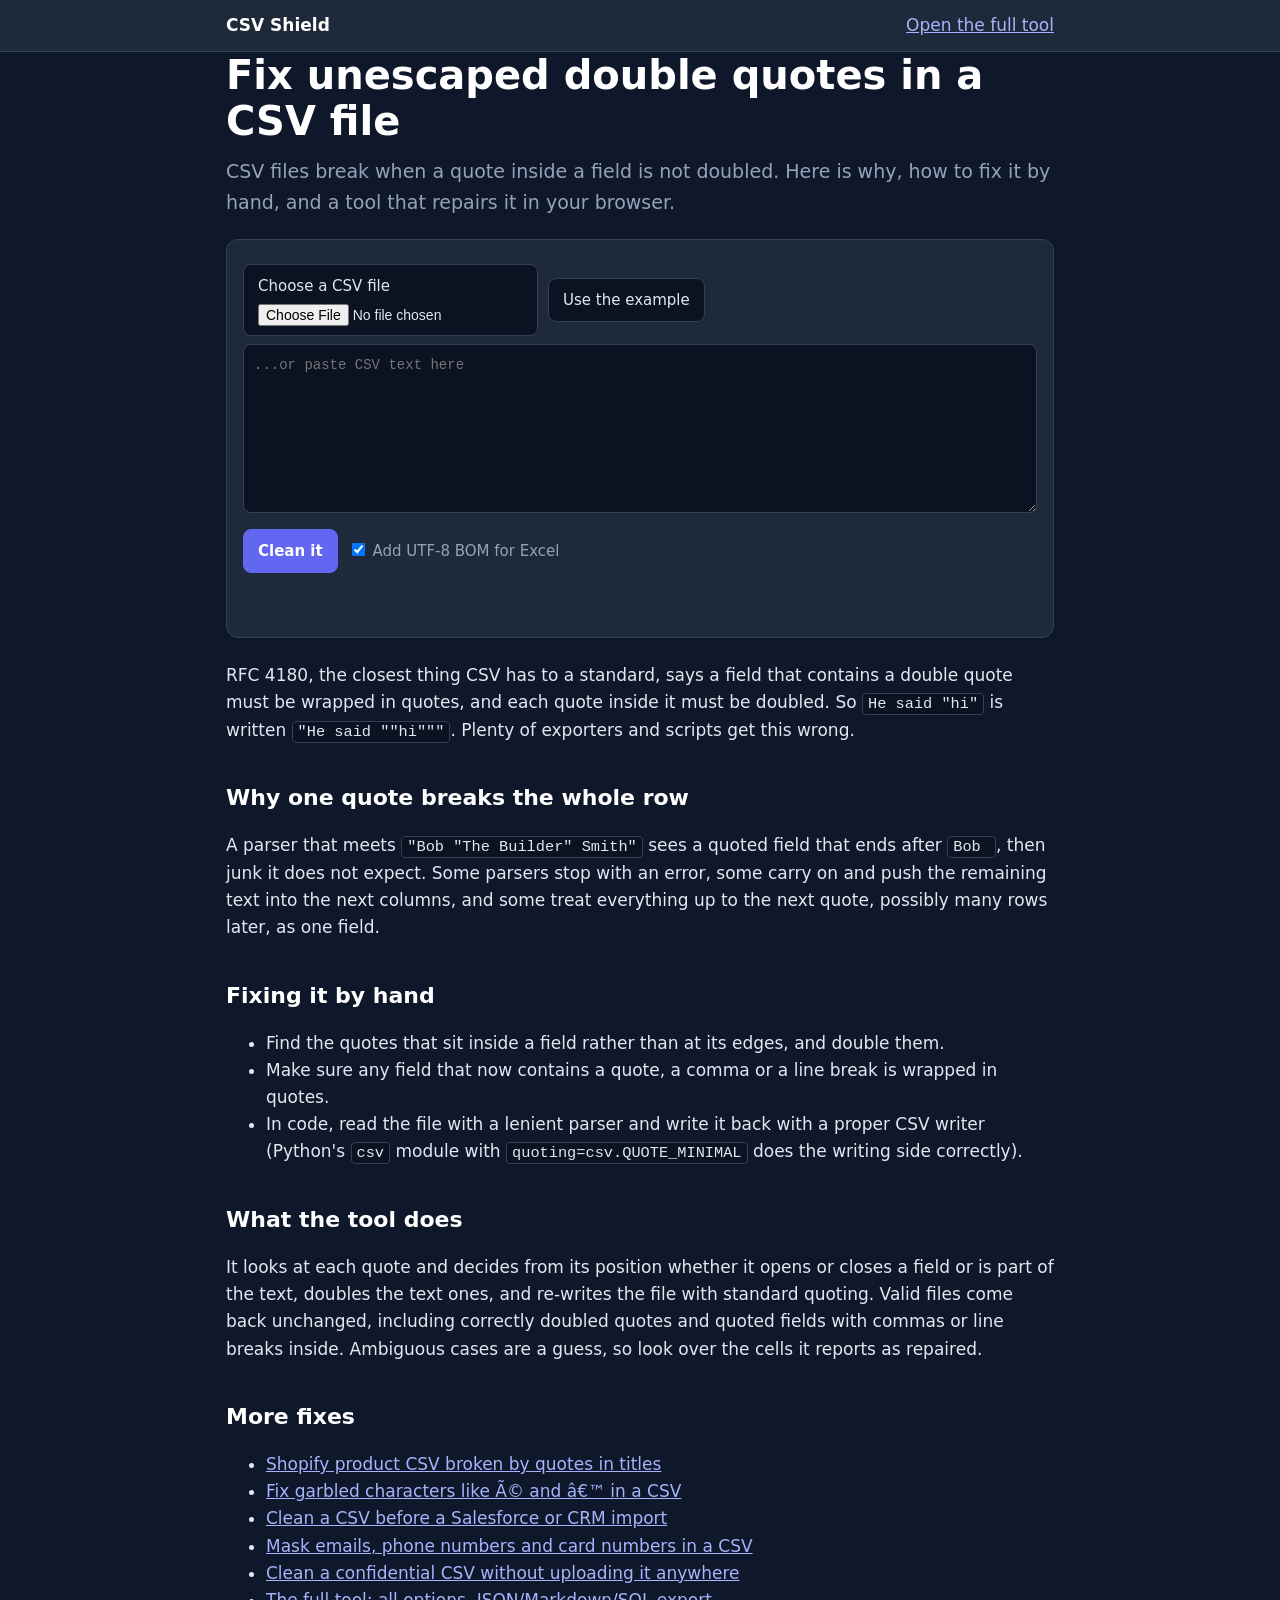
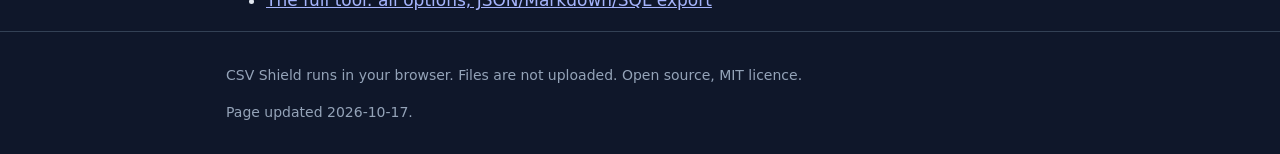
<file: fix-unescaped-quotes-rfc4180.html>
<!DOCTYPE html>
<html lang="en">
<head>
<meta charset="UTF-8">
<meta name="viewport" content="width=device-width, initial-scale=1.0">
<title>Fix unescaped quotes in a CSV file (RFC 4180) | CSV Shield</title>
<meta name="description" content="CSV files break when a quote inside a field is not doubled. Here is why, how to fix it by hand, and a tool that repairs it in your browser.">
<link rel="canonical" href="https://mianazeemdaula.github.io/csv-shield/fix-unescaped-quotes-rfc4180.html">
<meta property="og:title" content="Fix unescaped quotes in a CSV file (RFC 4180)">
<meta property="og:description" content="CSV files break when a quote inside a field is not doubled. Here is why, how to fix it by hand, and a tool that repairs it in your browser.">
<meta property="og:image" content="https://mianazeemdaula.github.io/csv-shield/og-image.png">
<link rel="stylesheet" href="landing.css">
<script type="application/ld+json">{"@context": "https://schema.org", "@type": "WebPage", "name": "Fix unescaped quotes in a CSV file (RFC 4180)", "url": "https://mianazeemdaula.github.io/csv-shield/fix-unescaped-quotes-rfc4180.html", "description": "CSV files break when a quote inside a field is not doubled. Here is why, how to fix it by hand, and a tool that repairs it in your browser.", "dateModified": "2026-10-17", "isPartOf": {"@type": "WebSite", "name": "CSV Shield", "url": "https://mianazeemdaula.github.io/csv-shield/"}}</script>
</head>
<body>
<header class="lp-top"><div class="lp-wrap lp-bar"><a class="lp-brand" href="./">CSV Shield</a><a href="./">Open the full tool</a></div></header>
<main class="lp-wrap">
<h1>Fix unescaped double quotes in a CSV file</h1>
<p class="lp-lead">CSV files break when a quote inside a field is not doubled. Here is why, how to fix it by hand, and a tool that repairs it in your browser.</p>
<section class="lp-tool" data-preset='{&quot;fixQuotes&quot;: true}'>
  <div class="lp-row">
    <label class="lp-file">Choose a CSV file <input type="file" accept=".csv,.tsv,.txt,text/csv" class="lp-input-file"></label>
    <button type="button" class="lp-btn lp-sample">Use the example</button>
  </div>
  <textarea class="lp-text" rows="7" spellcheck="false" placeholder="...or paste CSV text here"></textarea>
  <textarea class="lp-sample-data" hidden>id,name,notes
1,&quot;Bob &quot;The Builder&quot; Smith&quot;,ok
2,Alice,&quot;said &quot;&quot;hello&quot;&quot; twice&quot;
3,Sam,12&quot; pipe
</textarea>
  <div class="lp-row">
    <button type="button" class="lp-btn lp-primary lp-run">Clean it</button>
    <label class="lp-check"><input type="checkbox" class="lp-bom" checked> Add UTF-8 BOM for Excel</label>
    <button type="button" class="lp-btn lp-download" hidden>Download clean CSV</button>
  </div>
  <p class="lp-stats" aria-live="polite"></p>
  <div class="lp-preview"></div>
</section>

<p>RFC 4180, the closest thing CSV has to a standard, says a field that contains a double quote must be wrapped in quotes, and each quote inside it must be doubled. So <code>He said "hi"</code> is written <code>"He said ""hi"""</code>. Plenty of exporters and scripts get this wrong.</p>
<h2>Why one quote breaks the whole row</h2>
<p>A parser that meets <code>"Bob "The Builder" Smith"</code> sees a quoted field that ends after <code>Bob </code>, then junk it does not expect. Some parsers stop with an error, some carry on and push the remaining text into the next columns, and some treat everything up to the next quote, possibly many rows later, as one field.</p>
<h2>Fixing it by hand</h2>
<ul>
<li>Find the quotes that sit inside a field rather than at its edges, and double them.</li>
<li>Make sure any field that now contains a quote, a comma or a line break is wrapped in quotes.</li>
<li>In code, read the file with a lenient parser and write it back with a proper CSV writer (Python's <code>csv</code> module with <code>quoting=csv.QUOTE_MINIMAL</code> does the writing side correctly).</li>
</ul>
<h2>What the tool does</h2>
<p>It looks at each quote and decides from its position whether it opens or closes a field or is part of the text, doubles the text ones, and re-writes the file with standard quoting. Valid files come back unchanged, including correctly doubled quotes and quoted fields with commas or line breaks inside. Ambiguous cases are a guess, so look over the cells it reports as repaired.</p>

<h2>More fixes</h2>
<ul><li><a href="fix-shopify-csv-quotes.html">Shopify product CSV broken by quotes in titles</a></li><li><a href="fix-excel-mojibake-utf8.html">Fix garbled characters like Ã© and â€™ in a CSV</a></li><li><a href="salesforce-csv-loader-quote-fix.html">Clean a CSV before a Salesforce or CRM import</a></li><li><a href="offline-pii-masker-csv.html">Mask emails, phone numbers and card numbers in a CSV</a></li><li><a href="offline-gdpr-csv-sanitizer.html">Clean a confidential CSV without uploading it anywhere</a></li><li><a href="./">The full tool: all options, JSON/Markdown/SQL export</a></li></ul>
</main>
<footer class="lp-foot"><div class="lp-wrap">
<p>CSV Shield runs in your browser. Files are not uploaded. Open source, MIT licence.</p>
<p>Page updated 2026-10-17.</p>
</div></footer>
<script src="engine.js"></script>
<script src="landing.js"></script>
</body>
</html>
</file>
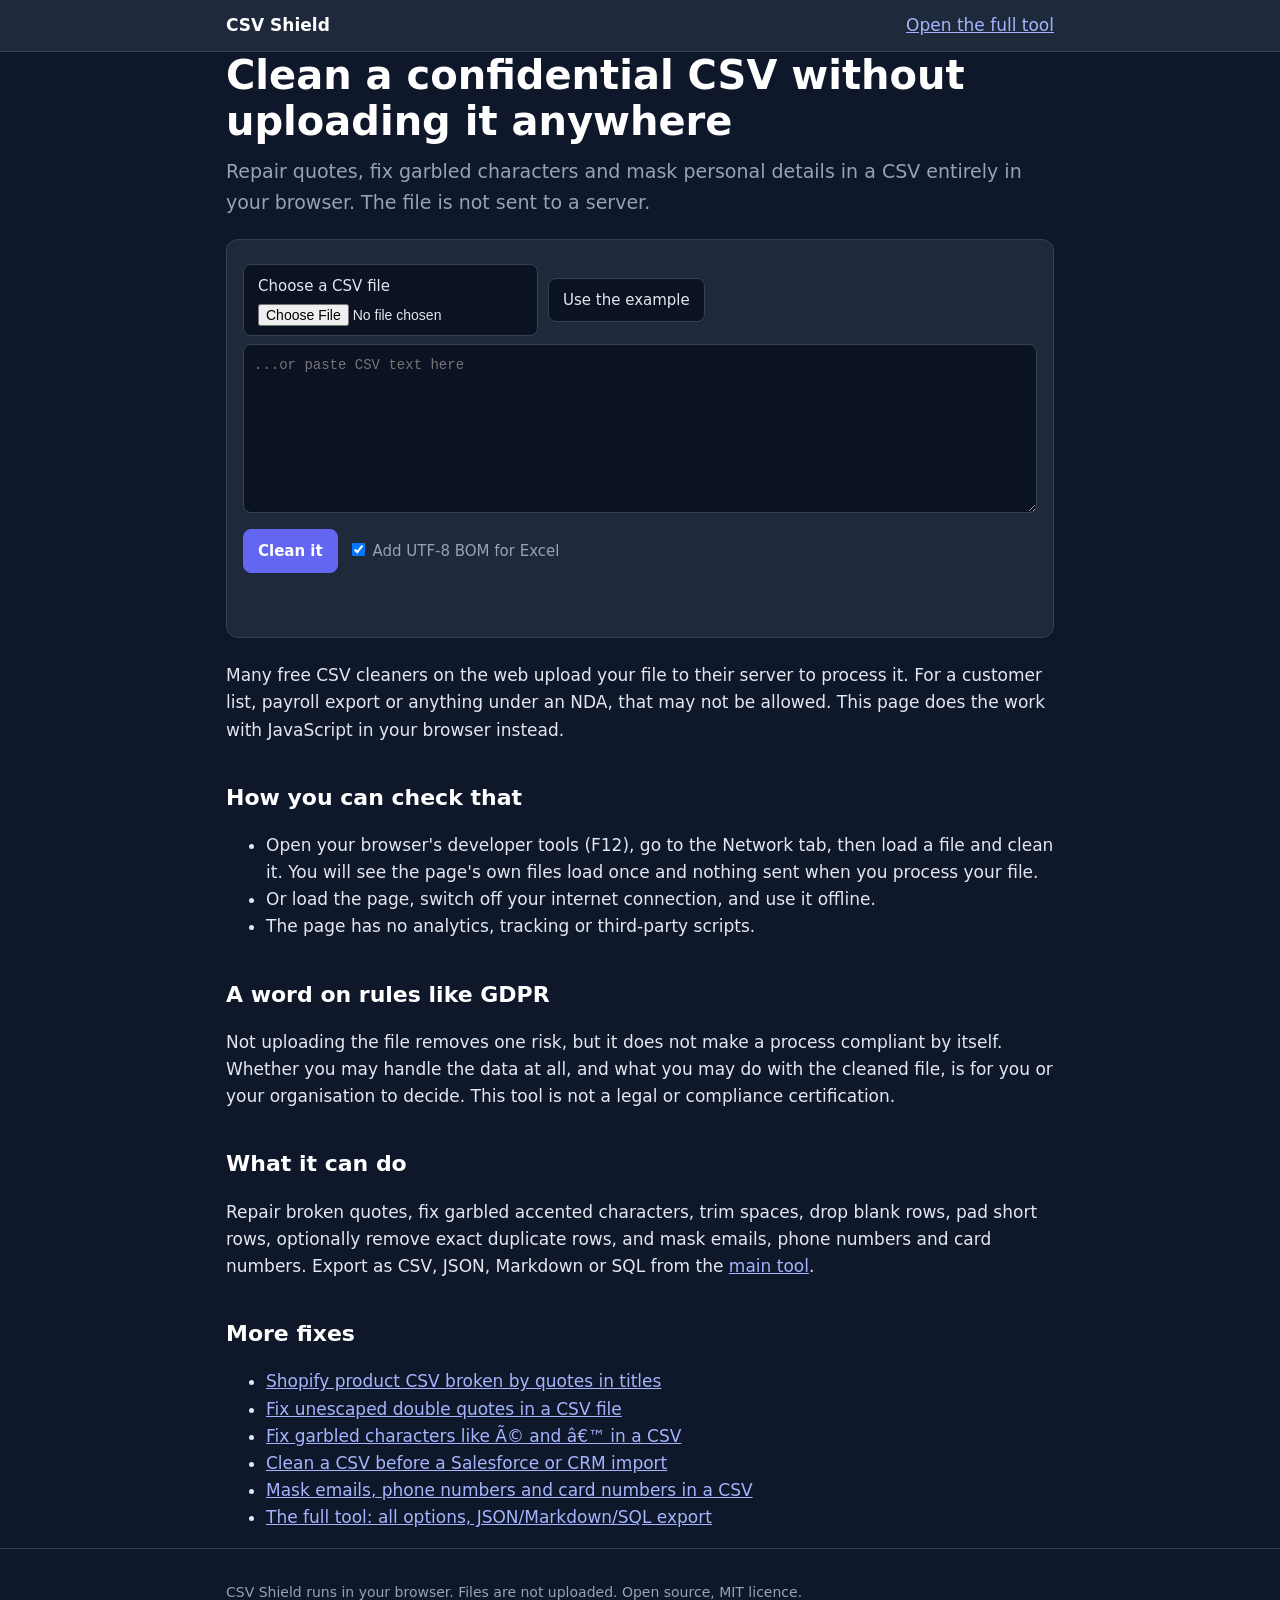
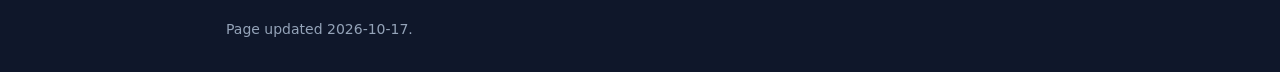
<file: offline-gdpr-csv-sanitizer.html>
<!DOCTYPE html>
<html lang="en">
<head>
<meta charset="UTF-8">
<meta name="viewport" content="width=device-width, initial-scale=1.0">
<title>Clean a confidential CSV without uploading it | CSV Shield</title>
<meta name="description" content="Repair quotes, fix garbled characters and mask personal details in a CSV entirely in your browser. The file is not sent to a server.">
<link rel="canonical" href="https://mianazeemdaula.github.io/csv-shield/offline-gdpr-csv-sanitizer.html">
<meta property="og:title" content="Clean a confidential CSV without uploading it">
<meta property="og:description" content="Repair quotes, fix garbled characters and mask personal details in a CSV entirely in your browser. The file is not sent to a server.">
<meta property="og:image" content="https://mianazeemdaula.github.io/csv-shield/og-image.png">
<link rel="stylesheet" href="landing.css">
<script type="application/ld+json">{"@context": "https://schema.org", "@type": "WebPage", "name": "Clean a confidential CSV without uploading it", "url": "https://mianazeemdaula.github.io/csv-shield/offline-gdpr-csv-sanitizer.html", "description": "Repair quotes, fix garbled characters and mask personal details in a CSV entirely in your browser. The file is not sent to a server.", "dateModified": "2026-10-17", "isPartOf": {"@type": "WebSite", "name": "CSV Shield", "url": "https://mianazeemdaula.github.io/csv-shield/"}}</script>
</head>
<body>
<header class="lp-top"><div class="lp-wrap lp-bar"><a class="lp-brand" href="./">CSV Shield</a><a href="./">Open the full tool</a></div></header>
<main class="lp-wrap">
<h1>Clean a confidential CSV without uploading it anywhere</h1>
<p class="lp-lead">Repair quotes, fix garbled characters and mask personal details in a CSV entirely in your browser. The file is not sent to a server.</p>
<section class="lp-tool" data-preset='{&quot;fixQuotes&quot;: true, &quot;fixMojibake&quot;: true, &quot;maskEmail&quot;: true}'>
  <div class="lp-row">
    <label class="lp-file">Choose a CSV file <input type="file" accept=".csv,.tsv,.txt,text/csv" class="lp-input-file"></label>
    <button type="button" class="lp-btn lp-sample">Use the example</button>
  </div>
  <textarea class="lp-text" rows="7" spellcheck="false" placeholder="...or paste CSV text here"></textarea>
  <textarea class="lp-sample-data" hidden>customer,email,note
Jane Doe,jane@example.com,&quot;Asked about &quot;express&quot; delivery&quot;
JosÃ© PÃ©rez,jose@example.com,VIP
</textarea>
  <div class="lp-row">
    <button type="button" class="lp-btn lp-primary lp-run">Clean it</button>
    <label class="lp-check"><input type="checkbox" class="lp-bom" checked> Add UTF-8 BOM for Excel</label>
    <button type="button" class="lp-btn lp-download" hidden>Download clean CSV</button>
  </div>
  <p class="lp-stats" aria-live="polite"></p>
  <div class="lp-preview"></div>
</section>

<p>Many free CSV cleaners on the web upload your file to their server to process it. For a customer list, payroll export or anything under an NDA, that may not be allowed. This page does the work with JavaScript in your browser instead.</p>
<h2>How you can check that</h2>
<ul>
<li>Open your browser's developer tools (F12), go to the Network tab, then load a file and clean it. You will see the page's own files load once and nothing sent when you process your file.</li>
<li>Or load the page, switch off your internet connection, and use it offline.</li>
<li>The page has no analytics, tracking or third-party scripts.</li>
</ul>
<h2>A word on rules like GDPR</h2>
<p>Not uploading the file removes one risk, but it does not make a process compliant by itself. Whether you may handle the data at all, and what you may do with the cleaned file, is for you or your organisation to decide. This tool is not a legal or compliance certification.</p>
<h2>What it can do</h2>
<p>Repair broken quotes, fix garbled accented characters, trim spaces, drop blank rows, pad short rows, optionally remove exact duplicate rows, and mask emails, phone numbers and card numbers. Export as CSV, JSON, Markdown or SQL from the <a href="./">main tool</a>.</p>

<h2>More fixes</h2>
<ul><li><a href="fix-shopify-csv-quotes.html">Shopify product CSV broken by quotes in titles</a></li><li><a href="fix-unescaped-quotes-rfc4180.html">Fix unescaped double quotes in a CSV file</a></li><li><a href="fix-excel-mojibake-utf8.html">Fix garbled characters like Ã© and â€™ in a CSV</a></li><li><a href="salesforce-csv-loader-quote-fix.html">Clean a CSV before a Salesforce or CRM import</a></li><li><a href="offline-pii-masker-csv.html">Mask emails, phone numbers and card numbers in a CSV</a></li><li><a href="./">The full tool: all options, JSON/Markdown/SQL export</a></li></ul>
</main>
<footer class="lp-foot"><div class="lp-wrap">
<p>CSV Shield runs in your browser. Files are not uploaded. Open source, MIT licence.</p>
<p>Page updated 2026-10-17.</p>
</div></footer>
<script src="engine.js"></script>
<script src="landing.js"></script>
</body>
</html>
</file>
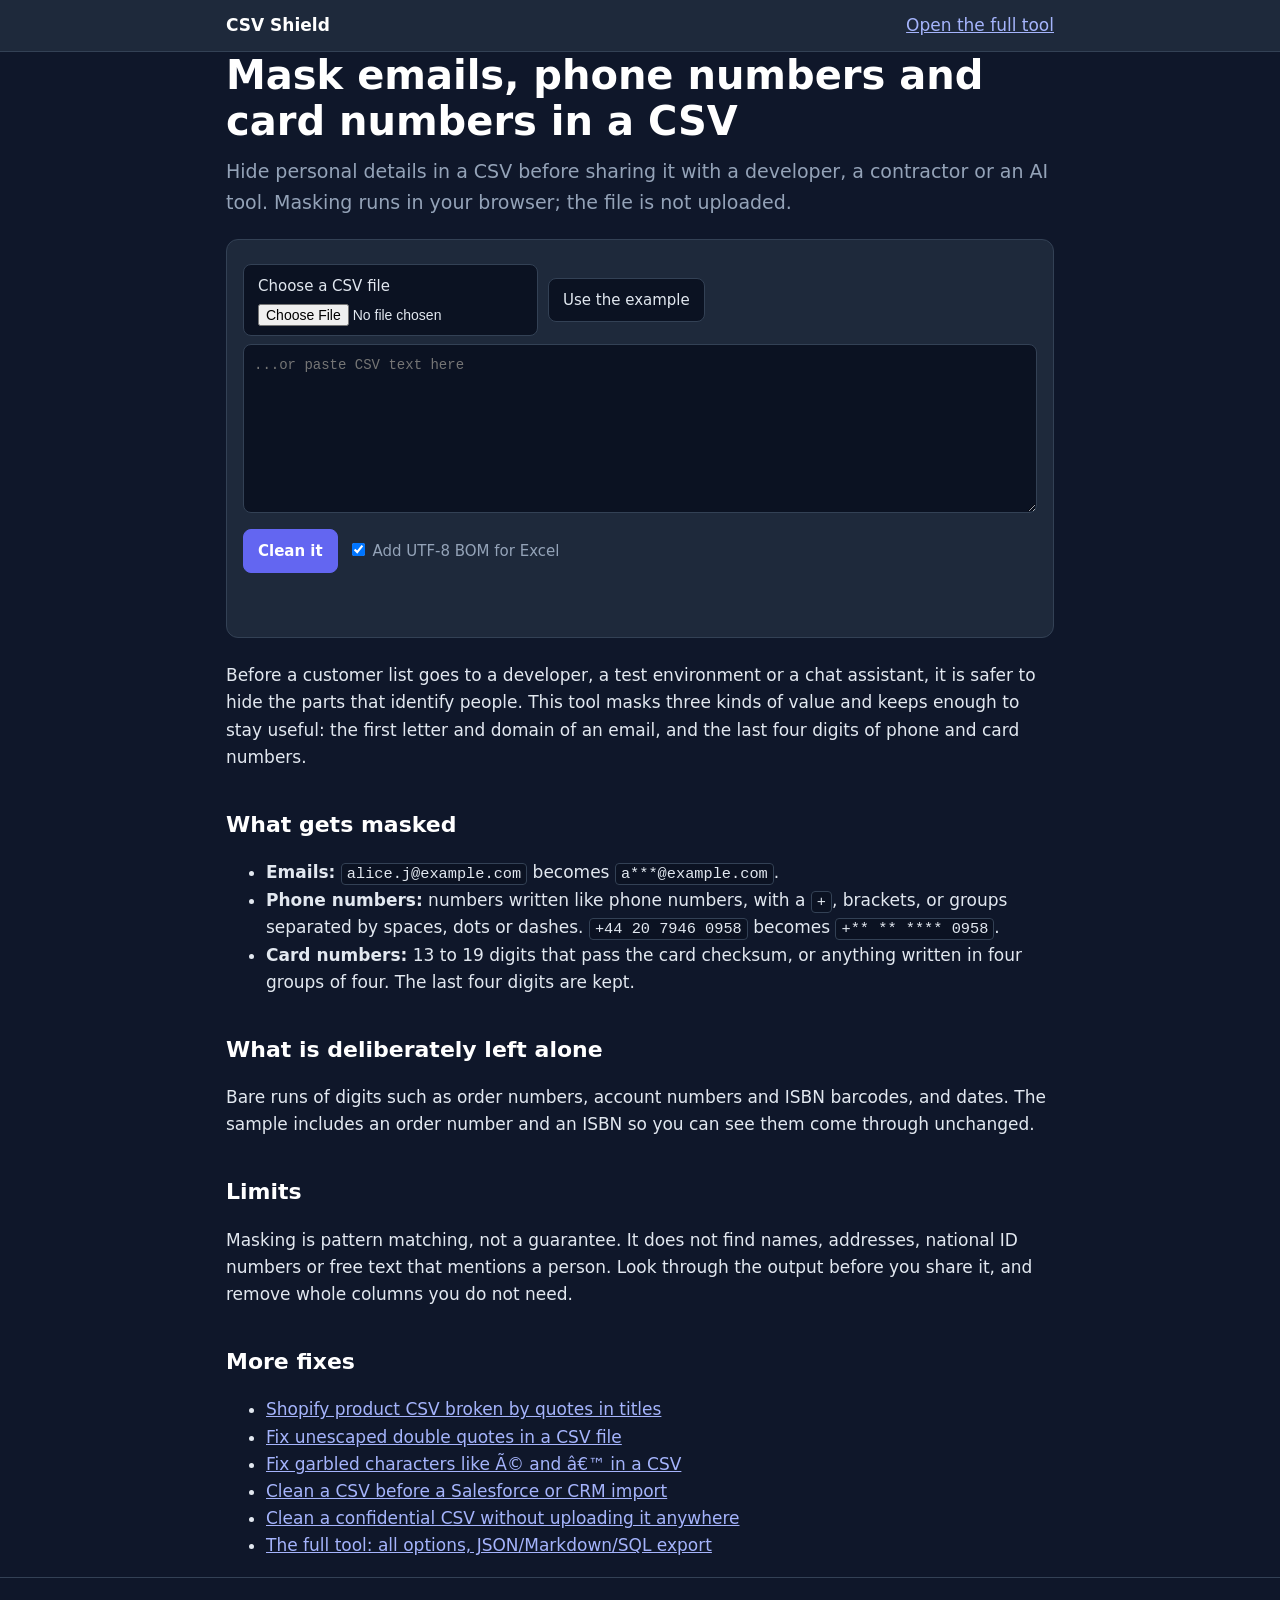
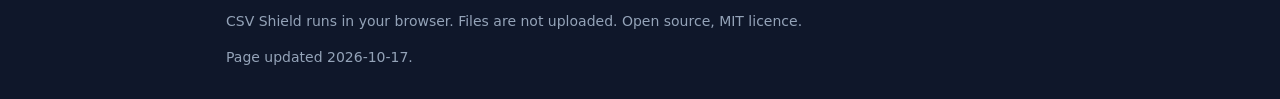
<file: offline-pii-masker-csv.html>
<!DOCTYPE html>
<html lang="en">
<head>
<meta charset="UTF-8">
<meta name="viewport" content="width=device-width, initial-scale=1.0">
<title>Mask emails, phone numbers and card numbers in a CSV | CSV Shield</title>
<meta name="description" content="Hide personal details in a CSV before sharing it with a developer, a contractor or an AI tool. Masking runs in your browser; the file is not uploaded.">
<link rel="canonical" href="https://mianazeemdaula.github.io/csv-shield/offline-pii-masker-csv.html">
<meta property="og:title" content="Mask emails, phone numbers and card numbers in a CSV">
<meta property="og:description" content="Hide personal details in a CSV before sharing it with a developer, a contractor or an AI tool. Masking runs in your browser; the file is not uploaded.">
<meta property="og:image" content="https://mianazeemdaula.github.io/csv-shield/og-image.png">
<link rel="stylesheet" href="landing.css">
<script type="application/ld+json">{"@context": "https://schema.org", "@type": "WebPage", "name": "Mask emails, phone numbers and card numbers in a CSV", "url": "https://mianazeemdaula.github.io/csv-shield/offline-pii-masker-csv.html", "description": "Hide personal details in a CSV before sharing it with a developer, a contractor or an AI tool. Masking runs in your browser; the file is not uploaded.", "dateModified": "2026-10-17", "isPartOf": {"@type": "WebSite", "name": "CSV Shield", "url": "https://mianazeemdaula.github.io/csv-shield/"}}</script>
</head>
<body>
<header class="lp-top"><div class="lp-wrap lp-bar"><a class="lp-brand" href="./">CSV Shield</a><a href="./">Open the full tool</a></div></header>
<main class="lp-wrap">
<h1>Mask emails, phone numbers and card numbers in a CSV</h1>
<p class="lp-lead">Hide personal details in a CSV before sharing it with a developer, a contractor or an AI tool. Masking runs in your browser; the file is not uploaded.</p>
<section class="lp-tool" data-preset='{&quot;maskEmail&quot;: true, &quot;maskPhone&quot;: true, &quot;maskCreditCard&quot;: true, &quot;fixQuotes&quot;: true}'>
  <div class="lp-row">
    <label class="lp-file">Choose a CSV file <input type="file" accept=".csv,.tsv,.txt,text/csv" class="lp-input-file"></label>
    <button type="button" class="lp-btn lp-sample">Use the example</button>
  </div>
  <textarea class="lp-text" rows="7" spellcheck="false" placeholder="...or paste CSV text here"></textarea>
  <textarea class="lp-sample-data" hidden>name,email,phone,card,order_no,isbn
Alice,alice.j@example.com,+44 20 7946 0958,4111 1111 1111 1111,100234567,9780306406157
Bob,bob@example.org,(555) 234-5678,5500-0000-0000-0004,100234568,9780140449136
</textarea>
  <div class="lp-row">
    <button type="button" class="lp-btn lp-primary lp-run">Clean it</button>
    <label class="lp-check"><input type="checkbox" class="lp-bom" checked> Add UTF-8 BOM for Excel</label>
    <button type="button" class="lp-btn lp-download" hidden>Download clean CSV</button>
  </div>
  <p class="lp-stats" aria-live="polite"></p>
  <div class="lp-preview"></div>
</section>

<p>Before a customer list goes to a developer, a test environment or a chat assistant, it is safer to hide the parts that identify people. This tool masks three kinds of value and keeps enough to stay useful: the first letter and domain of an email, and the last four digits of phone and card numbers.</p>
<h2>What gets masked</h2>
<ul>
<li><strong>Emails:</strong> <code>alice.j@example.com</code> becomes <code>a***@example.com</code>.</li>
<li><strong>Phone numbers:</strong> numbers written like phone numbers, with a <code>+</code>, brackets, or groups separated by spaces, dots or dashes. <code>+44 20 7946 0958</code> becomes <code>+** ** **** 0958</code>.</li>
<li><strong>Card numbers:</strong> 13 to 19 digits that pass the card checksum, or anything written in four groups of four. The last four digits are kept.</li>
</ul>
<h2>What is deliberately left alone</h2>
<p>Bare runs of digits such as order numbers, account numbers and ISBN barcodes, and dates. The sample includes an order number and an ISBN so you can see them come through unchanged.</p>
<h2>Limits</h2>
<p>Masking is pattern matching, not a guarantee. It does not find names, addresses, national ID numbers or free text that mentions a person. Look through the output before you share it, and remove whole columns you do not need.</p>

<h2>More fixes</h2>
<ul><li><a href="fix-shopify-csv-quotes.html">Shopify product CSV broken by quotes in titles</a></li><li><a href="fix-unescaped-quotes-rfc4180.html">Fix unescaped double quotes in a CSV file</a></li><li><a href="fix-excel-mojibake-utf8.html">Fix garbled characters like Ã© and â€™ in a CSV</a></li><li><a href="salesforce-csv-loader-quote-fix.html">Clean a CSV before a Salesforce or CRM import</a></li><li><a href="offline-gdpr-csv-sanitizer.html">Clean a confidential CSV without uploading it anywhere</a></li><li><a href="./">The full tool: all options, JSON/Markdown/SQL export</a></li></ul>
</main>
<footer class="lp-foot"><div class="lp-wrap">
<p>CSV Shield runs in your browser. Files are not uploaded. Open source, MIT licence.</p>
<p>Page updated 2026-10-17.</p>
</div></footer>
<script src="engine.js"></script>
<script src="landing.js"></script>
</body>
</html>
</file>
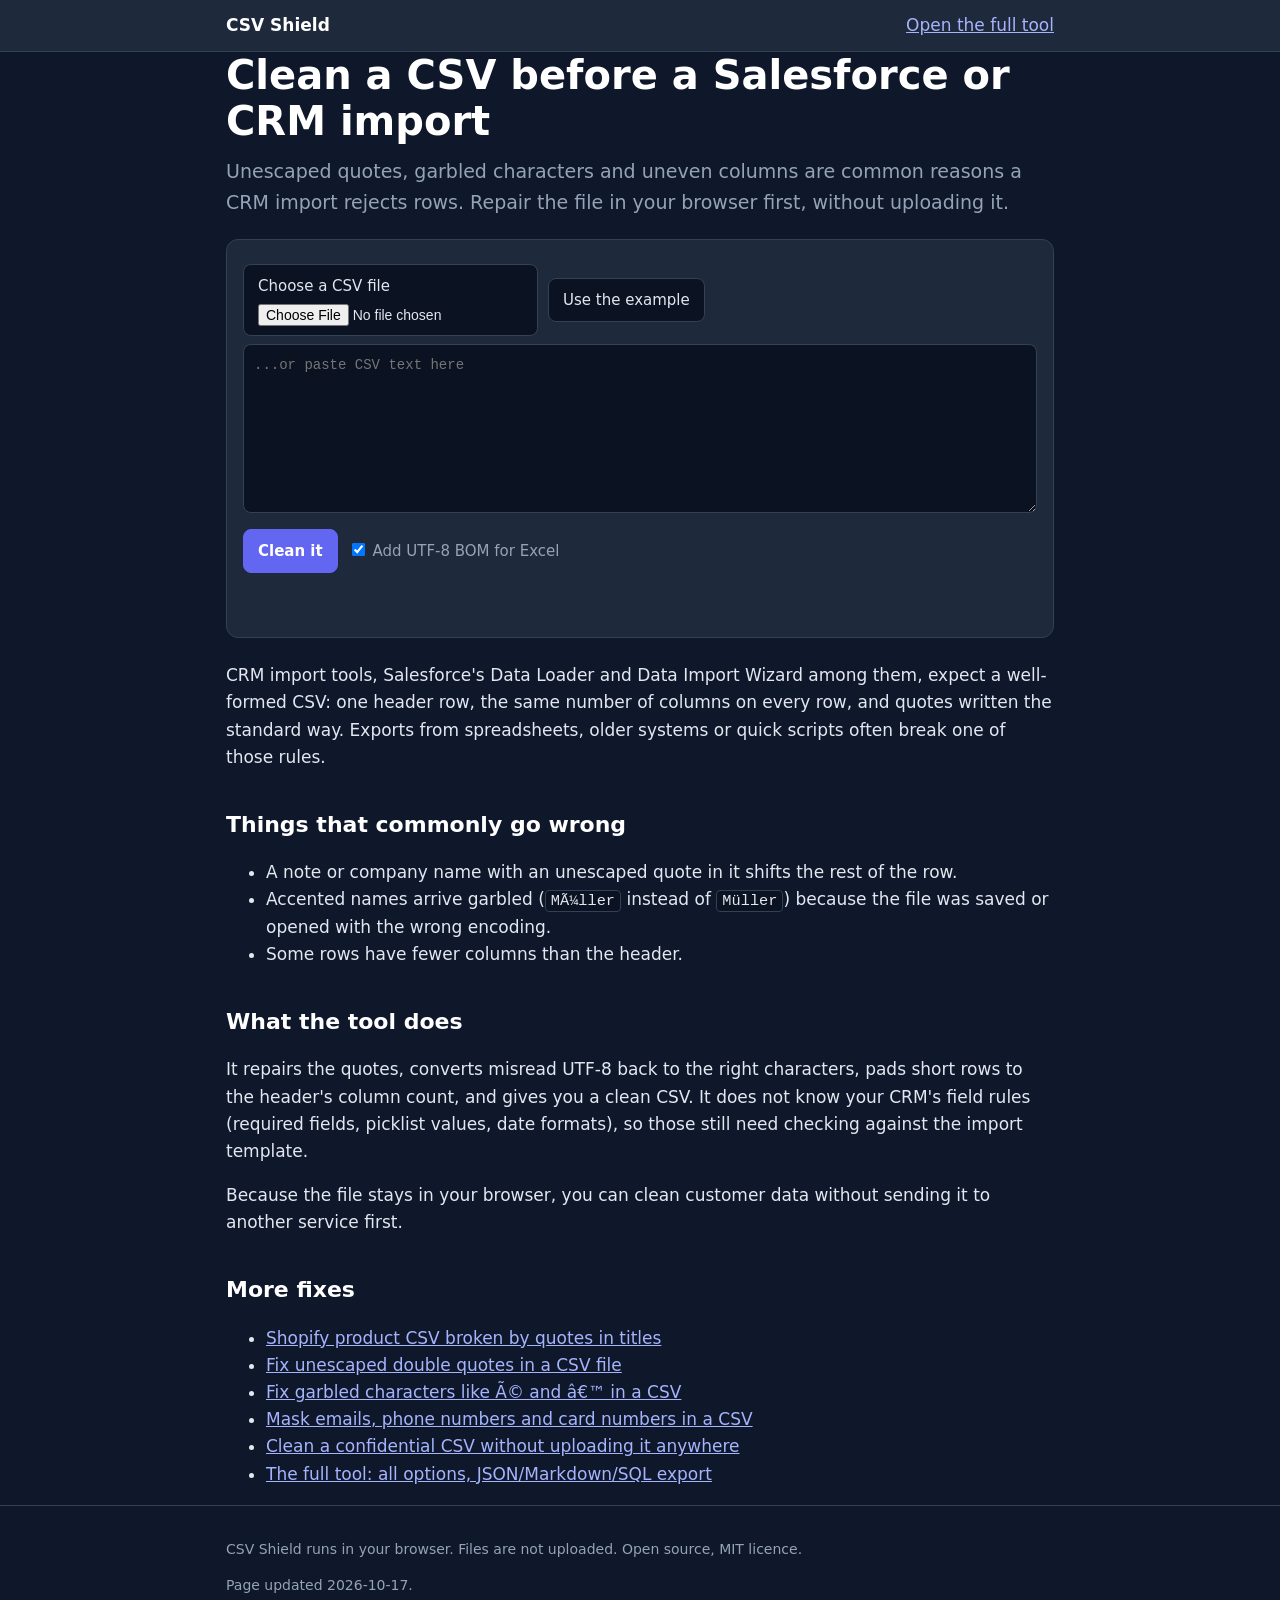
<file: salesforce-csv-loader-quote-fix.html>
<!DOCTYPE html>
<html lang="en">
<head>
<meta charset="UTF-8">
<meta name="viewport" content="width=device-width, initial-scale=1.0">
<title>Clean a CSV before loading it into Salesforce or a CRM | CSV Shield</title>
<meta name="description" content="Unescaped quotes, garbled characters and uneven columns are common reasons a CRM import rejects rows. Repair the file in your browser first, without uploading it.">
<link rel="canonical" href="https://mianazeemdaula.github.io/csv-shield/salesforce-csv-loader-quote-fix.html">
<meta property="og:title" content="Clean a CSV before loading it into Salesforce or a CRM">
<meta property="og:description" content="Unescaped quotes, garbled characters and uneven columns are common reasons a CRM import rejects rows. Repair the file in your browser first, without uploading it.">
<meta property="og:image" content="https://mianazeemdaula.github.io/csv-shield/og-image.png">
<link rel="stylesheet" href="landing.css">
<script type="application/ld+json">{"@context": "https://schema.org", "@type": "WebPage", "name": "Clean a CSV before loading it into Salesforce or a CRM", "url": "https://mianazeemdaula.github.io/csv-shield/salesforce-csv-loader-quote-fix.html", "description": "Unescaped quotes, garbled characters and uneven columns are common reasons a CRM import rejects rows. Repair the file in your browser first, without uploading it.", "dateModified": "2026-10-17", "isPartOf": {"@type": "WebSite", "name": "CSV Shield", "url": "https://mianazeemdaula.github.io/csv-shield/"}}</script>
</head>
<body>
<header class="lp-top"><div class="lp-wrap lp-bar"><a class="lp-brand" href="./">CSV Shield</a><a href="./">Open the full tool</a></div></header>
<main class="lp-wrap">
<h1>Clean a CSV before a Salesforce or CRM import</h1>
<p class="lp-lead">Unescaped quotes, garbled characters and uneven columns are common reasons a CRM import rejects rows. Repair the file in your browser first, without uploading it.</p>
<section class="lp-tool" data-preset='{&quot;fixQuotes&quot;: true, &quot;fixMojibake&quot;: true, &quot;normalizeColumns&quot;: true}'>
  <div class="lp-row">
    <label class="lp-file">Choose a CSV file <input type="file" accept=".csv,.tsv,.txt,text/csv" class="lp-input-file"></label>
    <button type="button" class="lp-btn lp-sample">Use the example</button>
  </div>
  <textarea class="lp-text" rows="7" spellcheck="false" placeholder="...or paste CSV text here"></textarea>
  <textarea class="lp-sample-data" hidden>Company,Contact,Email,Notes
Acme Ltd,&quot;Jane &quot;JJ&quot; Doe&quot;,jane@acme.example,Met at expo
MÃ¼ller GmbH,Hans,hans@mueller.example,&quot;Wants a &quot;trial&quot; licence&quot;
Short Row,Only two
</textarea>
  <div class="lp-row">
    <button type="button" class="lp-btn lp-primary lp-run">Clean it</button>
    <label class="lp-check"><input type="checkbox" class="lp-bom" checked> Add UTF-8 BOM for Excel</label>
    <button type="button" class="lp-btn lp-download" hidden>Download clean CSV</button>
  </div>
  <p class="lp-stats" aria-live="polite"></p>
  <div class="lp-preview"></div>
</section>

<p>CRM import tools, Salesforce's Data Loader and Data Import Wizard among them, expect a well-formed CSV: one header row, the same number of columns on every row, and quotes written the standard way. Exports from spreadsheets, older systems or quick scripts often break one of those rules.</p>
<h2>Things that commonly go wrong</h2>
<ul>
<li>A note or company name with an unescaped quote in it shifts the rest of the row.</li>
<li>Accented names arrive garbled (<code>MÃ¼ller</code> instead of <code>Müller</code>) because the file was saved or opened with the wrong encoding.</li>
<li>Some rows have fewer columns than the header.</li>
</ul>
<h2>What the tool does</h2>
<p>It repairs the quotes, converts misread UTF-8 back to the right characters, pads short rows to the header's column count, and gives you a clean CSV. It does not know your CRM's field rules (required fields, picklist values, date formats), so those still need checking against the import template.</p>
<p>Because the file stays in your browser, you can clean customer data without sending it to another service first.</p>

<h2>More fixes</h2>
<ul><li><a href="fix-shopify-csv-quotes.html">Shopify product CSV broken by quotes in titles</a></li><li><a href="fix-unescaped-quotes-rfc4180.html">Fix unescaped double quotes in a CSV file</a></li><li><a href="fix-excel-mojibake-utf8.html">Fix garbled characters like Ã© and â€™ in a CSV</a></li><li><a href="offline-pii-masker-csv.html">Mask emails, phone numbers and card numbers in a CSV</a></li><li><a href="offline-gdpr-csv-sanitizer.html">Clean a confidential CSV without uploading it anywhere</a></li><li><a href="./">The full tool: all options, JSON/Markdown/SQL export</a></li></ul>
</main>
<footer class="lp-foot"><div class="lp-wrap">
<p>CSV Shield runs in your browser. Files are not uploaded. Open source, MIT licence.</p>
<p>Page updated 2026-10-17.</p>
</div></footer>
<script src="engine.js"></script>
<script src="landing.js"></script>
</body>
</html>
</file>
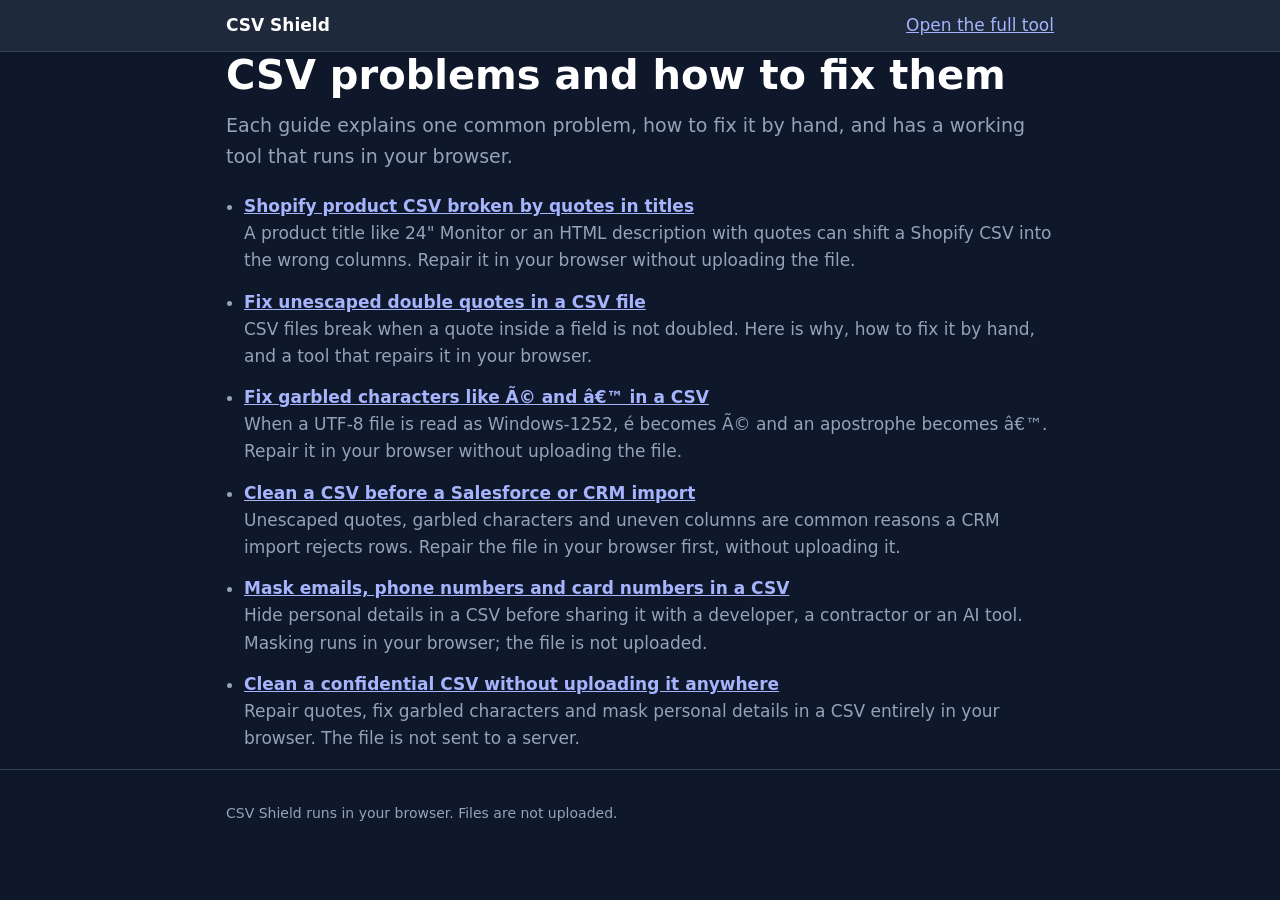
<file: seo-hub.html>
<!DOCTYPE html>
<html lang="en">
<head>
<meta charset="UTF-8">
<meta name="viewport" content="width=device-width, initial-scale=1.0">
<title>CSV problems and how to fix them | CSV Shield</title>
<meta name="description" content="Guides for common CSV problems: unescaped quotes, garbled characters, CRM import errors and masking personal data, each with a tool that runs in your browser.">
<link rel="canonical" href="https://mianazeemdaula.github.io/csv-shield/seo-hub.html">
<link rel="stylesheet" href="landing.css">
</head>
<body>
<header class="lp-top"><div class="lp-wrap lp-bar"><a class="lp-brand" href="./">CSV Shield</a><a href="./">Open the full tool</a></div></header>
<main class="lp-wrap">
<h1>CSV problems and how to fix them</h1>
<p class="lp-lead">Each guide explains one common problem, how to fix it by hand, and has a working tool that runs in your browser.</p>
<ul class="lp-hub"><li><a href="fix-shopify-csv-quotes.html"><strong>Shopify product CSV broken by quotes in titles</strong></a><br>A product title like 24&quot; Monitor or an HTML description with quotes can shift a Shopify CSV into the wrong columns. Repair it in your browser without uploading the file.</li><li><a href="fix-unescaped-quotes-rfc4180.html"><strong>Fix unescaped double quotes in a CSV file</strong></a><br>CSV files break when a quote inside a field is not doubled. Here is why, how to fix it by hand, and a tool that repairs it in your browser.</li><li><a href="fix-excel-mojibake-utf8.html"><strong>Fix garbled characters like Ã© and â€™ in a CSV</strong></a><br>When a UTF-8 file is read as Windows-1252, é becomes Ã© and an apostrophe becomes â€™. Repair it in your browser without uploading the file.</li><li><a href="salesforce-csv-loader-quote-fix.html"><strong>Clean a CSV before a Salesforce or CRM import</strong></a><br>Unescaped quotes, garbled characters and uneven columns are common reasons a CRM import rejects rows. Repair the file in your browser first, without uploading it.</li><li><a href="offline-pii-masker-csv.html"><strong>Mask emails, phone numbers and card numbers in a CSV</strong></a><br>Hide personal details in a CSV before sharing it with a developer, a contractor or an AI tool. Masking runs in your browser; the file is not uploaded.</li><li><a href="offline-gdpr-csv-sanitizer.html"><strong>Clean a confidential CSV without uploading it anywhere</strong></a><br>Repair quotes, fix garbled characters and mask personal details in a CSV entirely in your browser. The file is not sent to a server.</li></ul>
</main>
<footer class="lp-foot"><div class="lp-wrap"><p>CSV Shield runs in your browser. Files are not uploaded.</p></div></footer>
</body>
</html>
</file>
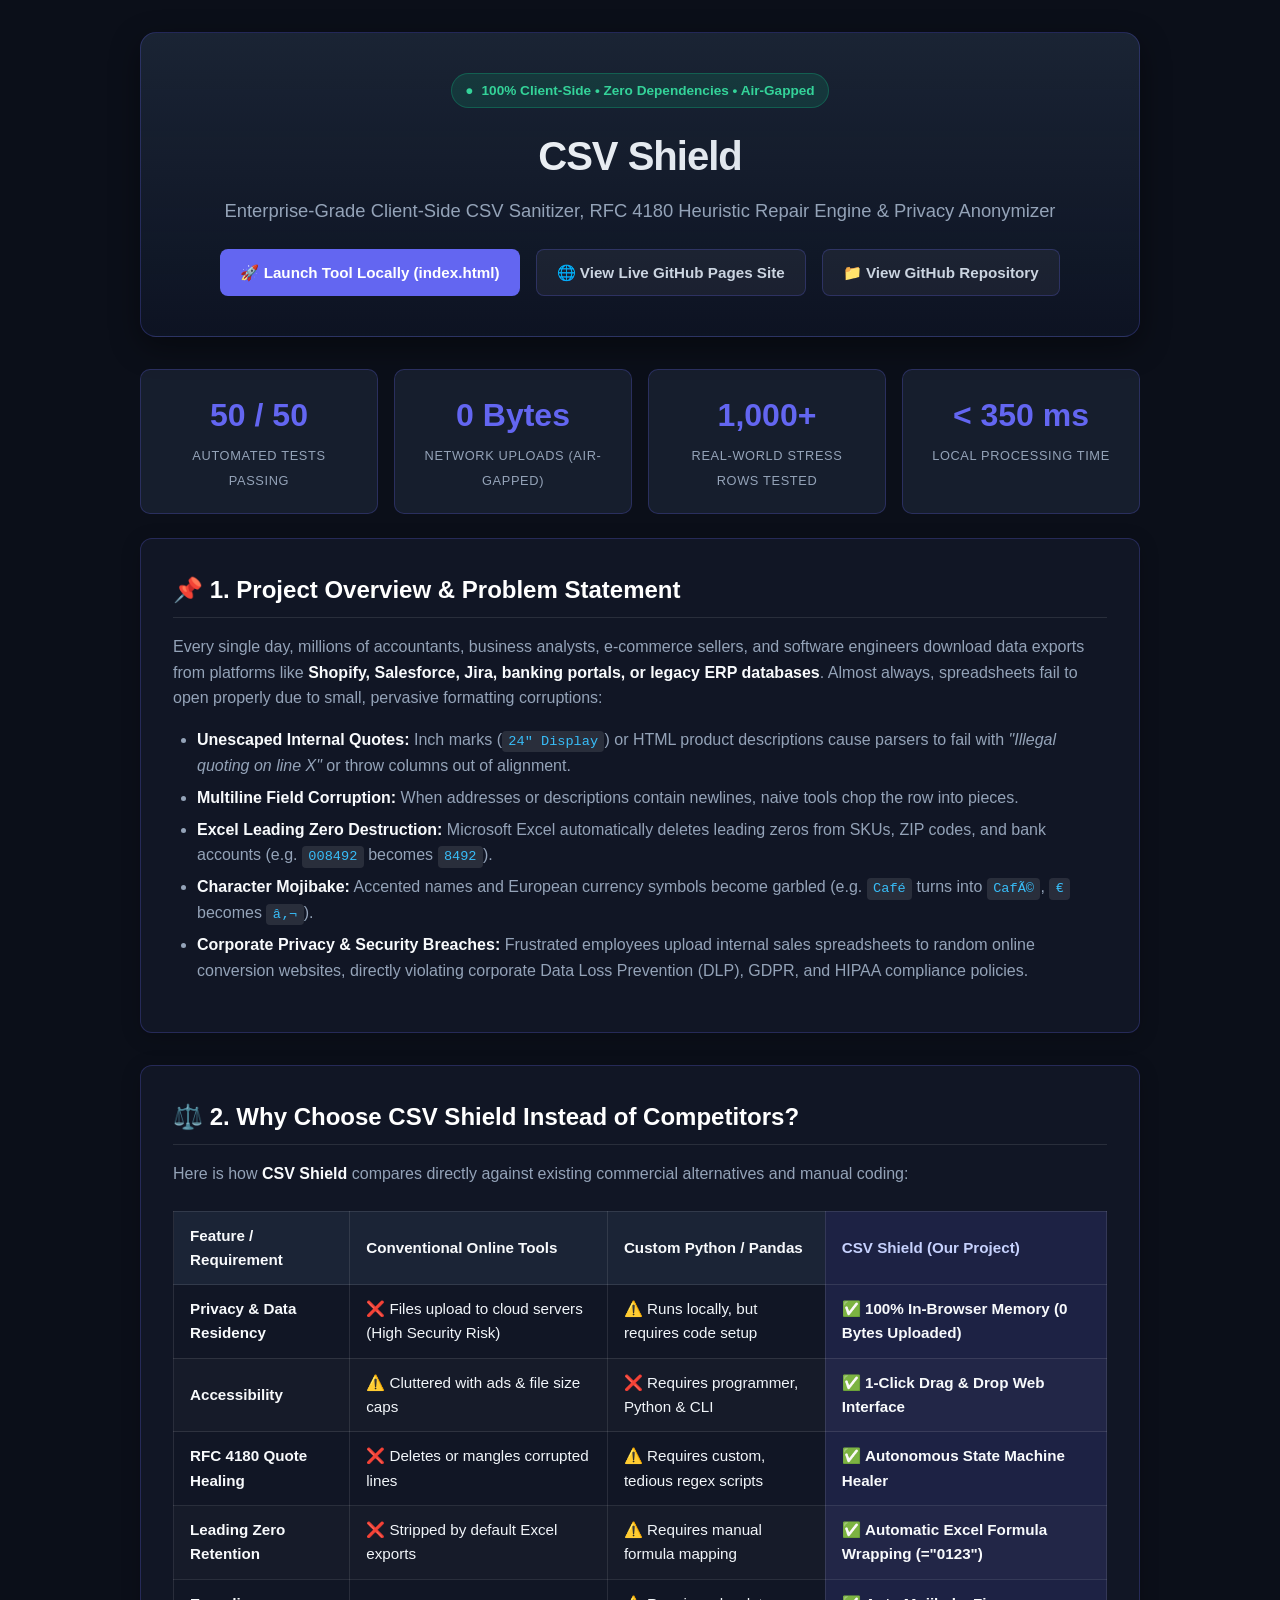
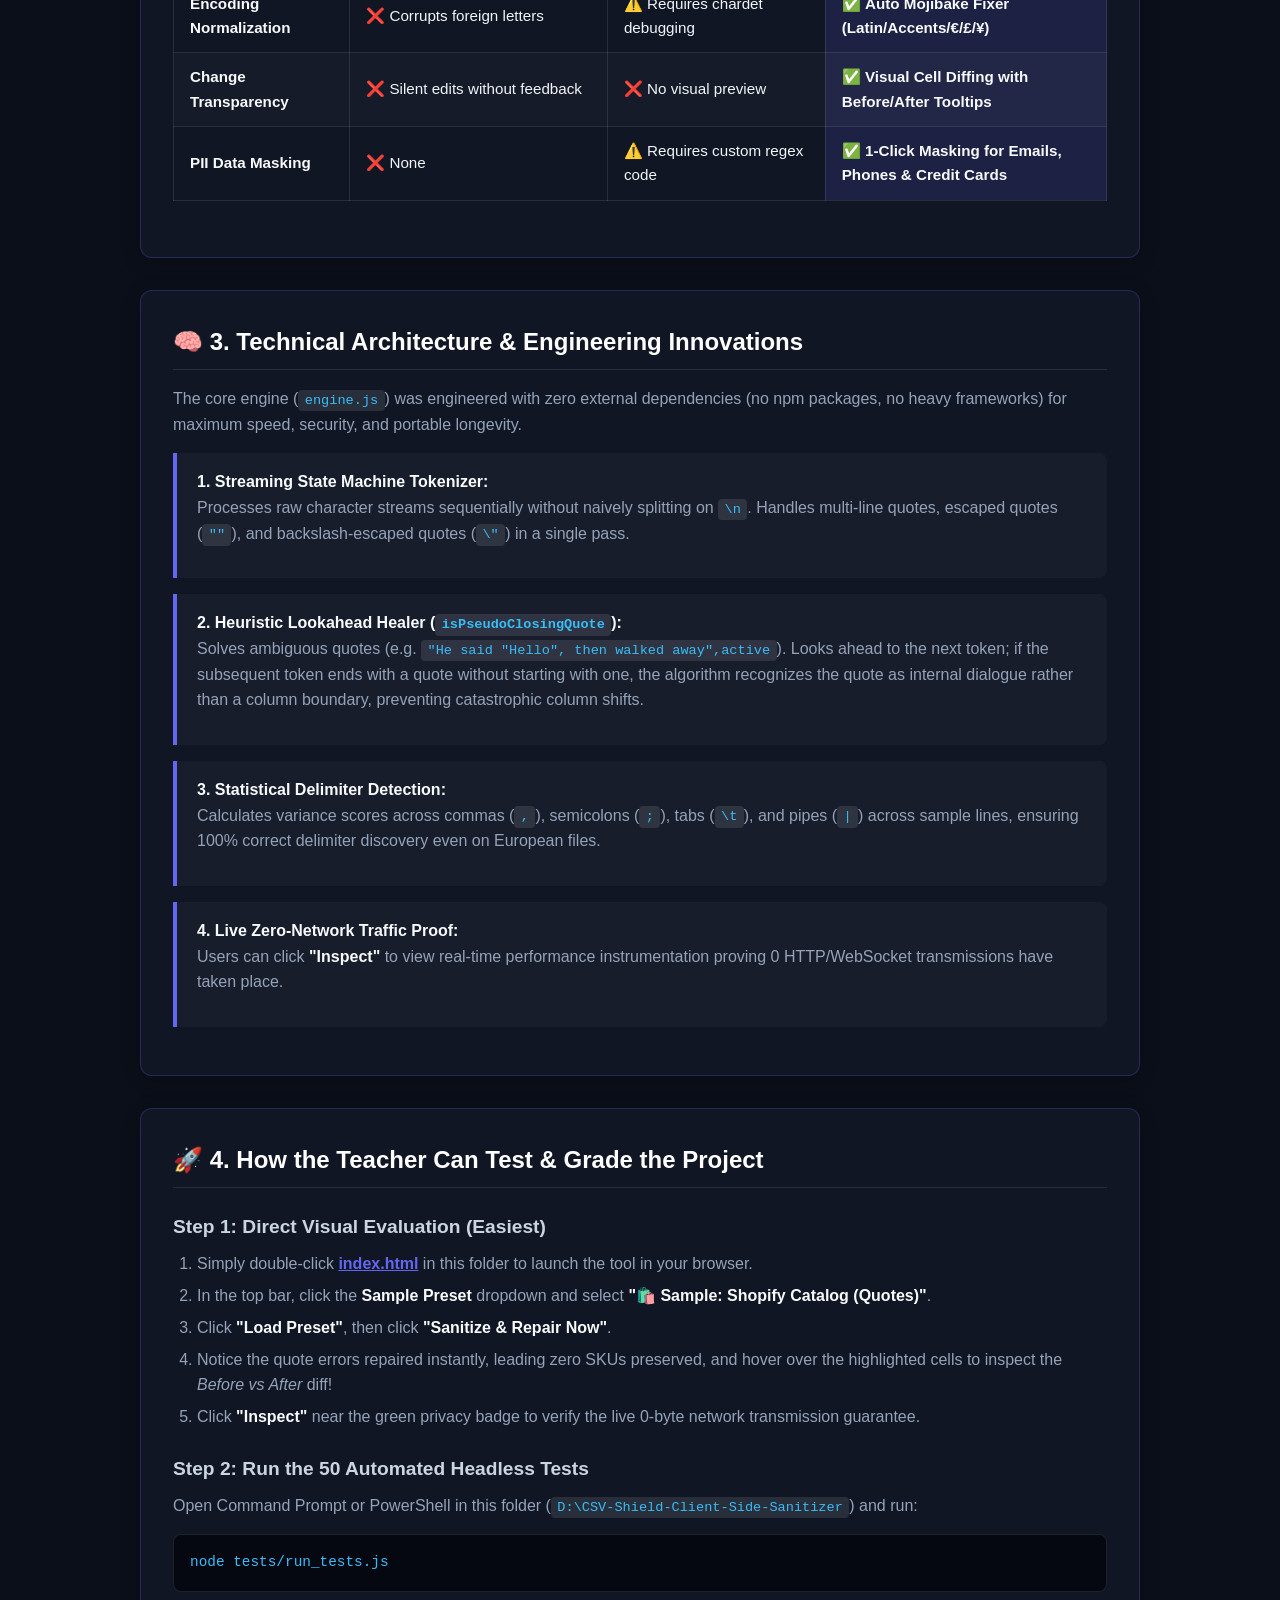
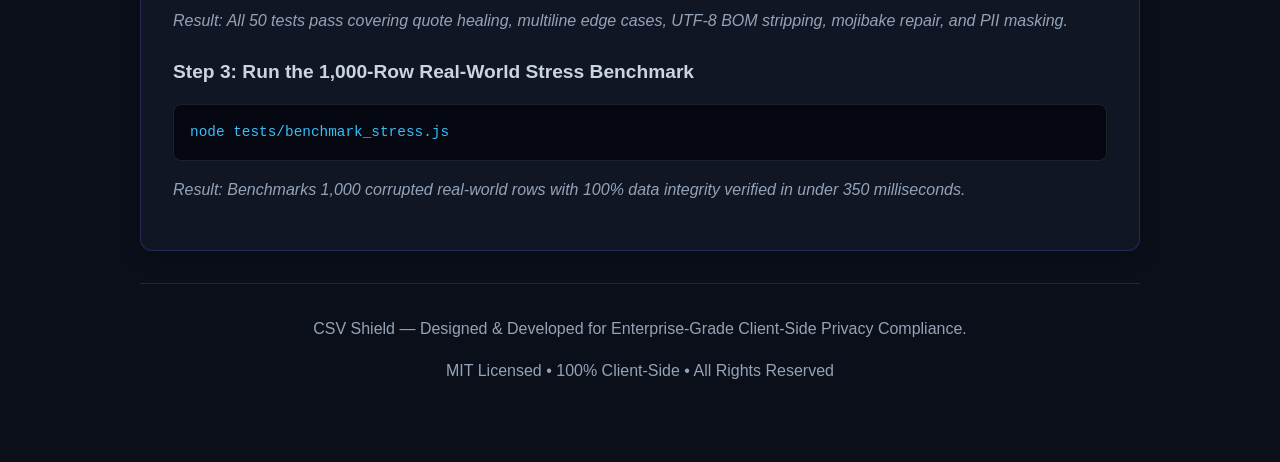
<file: TEACHER_PROJECT_OVERVIEW.html>
<!DOCTYPE html>
<html lang="en">
<head>
  <meta charset="UTF-8">
  <meta name="viewport" content="width=device-width, initial-scale=1.0">
  <title>CSV Shield — Project Evaluation & Academic Overview</title>
  <style>
    :root {
      --bg: #0b0f19;
      --card-bg: rgba(18, 24, 38, 0.95);
      --border: rgba(99, 102, 241, 0.25);
      --text: #f1f5f9;
      --text-muted: #94a3b8;
      --accent: #6366f1;
      --accent-hover: #4f46e5;
      --success: #10b981;
      --warning: #f59e0b;
      --font-mono: ui-monospace, SFMono-Regular, Menlo, Monaco, Consolas, monospace;
    }

    * {
      box-sizing: border-box;
      margin: 0;
      padding: 0;
    }

    body {
      font-family: -apple-system, BlinkMacSystemFont, "Segoe UI", Roboto, Helvetica, Arial, sans-serif;
      background: var(--bg);
      color: var(--text);
      line-height: 1.6;
      padding: 2rem 1rem;
    }

    .container {
      max-width: 1000px;
      margin: 0 auto;
    }

    header {
      text-align: center;
      padding: 2.5rem 1.5rem;
      background: linear-gradient(180deg, rgba(30, 41, 59, 0.8) 0%, rgba(15, 23, 42, 0.6) 100%);
      border: 1px solid var(--border);
      border-radius: 16px;
      margin-bottom: 2rem;
      box-shadow: 0 10px 30px rgba(0,0,0,0.4);
    }

    .badge-pill {
      display: inline-flex;
      align-items: center;
      gap: 0.5rem;
      background: rgba(16, 185, 129, 0.15);
      color: #34d399;
      border: 1px solid rgba(16, 185, 129, 0.3);
      padding: 0.35rem 0.85rem;
      border-radius: 9999px;
      font-size: 0.85rem;
      font-weight: 600;
      margin-bottom: 1rem;
    }

    h1 {
      font-size: 2.5rem;
      font-weight: 800;
      letter-spacing: -0.025em;
      margin-bottom: 0.5rem;
      background: linear-gradient(135deg, #ffffff 0%, #cbd5e1 100%);
      -webkit-background-clip: text;
      -webkit-text-fill-color: transparent;
    }

    .tagline {
      font-size: 1.15rem;
      color: var(--text-muted);
      margin-bottom: 1.5rem;
    }

    .btn-group {
      display: flex;
      justify-content: center;
      gap: 1rem;
      flex-wrap: wrap;
    }

    .btn {
      display: inline-flex;
      align-items: center;
      gap: 0.5rem;
      padding: 0.65rem 1.25rem;
      border-radius: 8px;
      font-weight: 600;
      font-size: 0.95rem;
      text-decoration: none;
      transition: all 0.2s ease;
    }

    .btn-primary {
      background: var(--accent);
      color: #ffffff;
    }
    .btn-primary:hover {
      background: var(--accent-hover);
      transform: translateY(-1px);
    }

    .btn-outline {
      background: rgba(255, 255, 255, 0.05);
      border: 1px solid var(--border);
      color: #cbd5e1;
    }
    .btn-outline:hover {
      background: rgba(255, 255, 255, 0.1);
      color: #ffffff;
    }

    .card {
      background: var(--card-bg);
      border: 1px solid var(--border);
      border-radius: 12px;
      padding: 2rem;
      margin-bottom: 2rem;
      box-shadow: 0 4px 20px rgba(0, 0, 0, 0.2);
    }

    h2 {
      font-size: 1.5rem;
      color: #ffffff;
      margin-bottom: 1rem;
      display: flex;
      align-items: center;
      gap: 0.5rem;
      border-bottom: 1px solid rgba(255, 255, 255, 0.1);
      padding-bottom: 0.5rem;
    }

    h3 {
      font-size: 1.2rem;
      color: #cbd5e1;
      margin: 1.5rem 0 0.5rem;
    }

    p {
      color: var(--text-muted);
      margin-bottom: 1rem;
      font-size: 1rem;
    }

    ul, ol {
      margin-left: 1.5rem;
      margin-bottom: 1rem;
      color: var(--text-muted);
    }

    li {
      margin-bottom: 0.4rem;
    }

    strong {
      color: #f8fafc;
    }

    table {
      width: 100%;
      border-collapse: collapse;
      margin: 1.5rem 0;
      font-size: 0.95rem;
    }

    th, td {
      padding: 0.75rem 1rem;
      text-align: left;
      border: 1px solid rgba(255, 255, 255, 0.1);
    }

    th {
      background: rgba(30, 41, 59, 0.8);
      color: #f8fafc;
      font-weight: 600;
    }

    tr:nth-child(even) {
      background: rgba(255, 255, 255, 0.02);
    }

    .highlight-cell {
      background: rgba(99, 102, 241, 0.15);
      color: #c7d2fe;
      font-weight: 600;
    }

    pre {
      background: #050811;
      border: 1px solid rgba(255, 255, 255, 0.1);
      padding: 1rem;
      border-radius: 8px;
      overflow-x: auto;
      font-family: var(--font-mono);
      font-size: 0.9rem;
      color: #38bdf8;
      margin: 1rem 0;
    }

    code {
      font-family: var(--font-mono);
      background: rgba(255, 255, 255, 0.1);
      padding: 0.2rem 0.4rem;
      border-radius: 4px;
      font-size: 0.85em;
      color: #38bdf8;
    }

    .stats-banner {
      display: grid;
      grid-template-columns: repeat(auto-fit, minmax(200px, 1fr));
      gap: 1rem;
      margin: 1.5rem 0;
    }

    .stat-box {
      background: rgba(30, 41, 59, 0.6);
      border: 1px solid var(--border);
      border-radius: 10px;
      padding: 1.25rem;
      text-align: center;
    }

    .stat-number {
      font-size: 2rem;
      font-weight: 800;
      color: #6366f1;
      display: block;
    }

    .stat-label {
      font-size: 0.8rem;
      color: var(--text-muted);
      text-transform: uppercase;
      letter-spacing: 0.05em;
    }

    .step-box {
      background: rgba(255, 255, 255, 0.03);
      border-left: 4px solid var(--accent);
      padding: 1rem 1.25rem;
      margin-bottom: 1rem;
      border-radius: 0 8px 8px 0;
    }

    footer {
      text-align: center;
      color: var(--text-muted);
      font-size: 0.85rem;
      padding: 2rem 0;
      border-top: 1px solid rgba(255, 255, 255, 0.1);
    }
  </style>
</head>
<body>

  <div class="container">
    
    <!-- Header -->
    <header>
      <div class="badge-pill">
        <span>●</span> 100% Client-Side • Zero Dependencies • Air-Gapped
      </div>
      <h1>CSV Shield</h1>
      <p class="tagline">Enterprise-Grade Client-Side CSV Sanitizer, RFC 4180 Heuristic Repair Engine & Privacy Anonymizer</p>
      <div class="btn-group">
        <a href="index.html" class="btn btn-primary">🚀 Launch Tool Locally (index.html)</a>
        <a href="https://irisresearcher.github.io/csv-sanitizer/" target="_blank" class="btn btn-outline">🌐 View Live GitHub Pages Site</a>
        <a href="https://github.com/irisresearcher/csv-sanitizer" target="_blank" class="btn btn-outline">📁 View GitHub Repository</a>
      </div>
    </header>

    <!-- Key Metrics Banner -->
    <div class="stats-banner">
      <div class="stat-box">
        <span class="stat-number">50 / 50</span>
        <span class="stat-label">Automated Tests Passing</span>
      </div>
      <div class="stat-box">
        <span class="stat-number">0 Bytes</span>
        <span class="stat-label">Network Uploads (Air-Gapped)</span>
      </div>
      <div class="stat-box">
        <span class="stat-number">1,000+</span>
        <span class="stat-label">Real-World Stress Rows Tested</span>
      </div>
      <div class="stat-box">
        <span class="stat-number">&lt; 350 ms</span>
        <span class="stat-label">Local Processing Time</span>
      </div>
    </div>

    <!-- Section 1: Executive Summary -->
    <section class="card">
      <h2>📌 1. Project Overview & Problem Statement</h2>
      <p>Every single day, millions of accountants, business analysts, e-commerce sellers, and software engineers download data exports from platforms like <strong>Shopify, Salesforce, Jira, banking portals, or legacy ERP databases</strong>. Almost always, spreadsheets fail to open properly due to small, pervasive formatting corruptions:</p>
      
      <ul>
        <li><strong>Unescaped Internal Quotes:</strong> Inch marks (<code>24" Display</code>) or HTML product descriptions cause parsers to fail with <em>"Illegal quoting on line X"</em> or throw columns out of alignment.</li>
        <li><strong>Multiline Field Corruption:</strong> When addresses or descriptions contain newlines, naive tools chop the row into pieces.</li>
        <li><strong>Excel Leading Zero Destruction:</strong> Microsoft Excel automatically deletes leading zeros from SKUs, ZIP codes, and bank accounts (e.g. <code>008492</code> becomes <code>8492</code>).</li>
        <li><strong>Character Mojibake:</strong> Accented names and European currency symbols become garbled (e.g. <code>Café</code> turns into <code>CafÃ©</code>, <code>€</code> becomes <code>â‚¬</code>).</li>
        <li><strong>Corporate Privacy & Security Breaches:</strong> Frustrated employees upload internal sales spreadsheets to random online conversion websites, directly violating corporate Data Loss Prevention (DLP), GDPR, and HIPAA compliance policies.</li>
      </ul>
    </section>

    <!-- Section 2: Why Choose CSV Shield -->
    <section class="card">
      <h2>⚖️ 2. Why Choose CSV Shield Instead of Competitors?</h2>
      <p>Here is how <strong>CSV Shield</strong> compares directly against existing commercial alternatives and manual coding:</p>

      <table>
        <thead>
          <tr>
            <th>Feature / Requirement</th>
            <th>Conventional Online Tools</th>
            <th>Custom Python / Pandas</th>
            <th class="highlight-cell">CSV Shield (Our Project)</th>
          </tr>
        </thead>
        <tbody>
          <tr>
            <td><strong>Privacy & Data Residency</strong></td>
            <td>❌ Files upload to cloud servers (High Security Risk)</td>
            <td>⚠️ Runs locally, but requires code setup</td>
            <td class="highlight-cell">✅ <strong>100% In-Browser Memory (0 Bytes Uploaded)</strong></td>
          </tr>
          <tr>
            <td><strong>Accessibility</strong></td>
            <td>⚠️ Cluttered with ads & file size caps</td>
            <td>❌ Requires programmer, Python & CLI</td>
            <td class="highlight-cell">✅ <strong>1-Click Drag & Drop Web Interface</strong></td>
          </tr>
          <tr>
            <td><strong>RFC 4180 Quote Healing</strong></td>
            <td>❌ Deletes or mangles corrupted lines</td>
            <td>⚠️ Requires custom, tedious regex scripts</td>
            <td class="highlight-cell">✅ <strong>Autonomous State Machine Healer</strong></td>
          </tr>
          <tr>
            <td><strong>Leading Zero Retention</strong></td>
            <td>❌ Stripped by default Excel exports</td>
            <td>⚠️ Requires manual formula mapping</td>
            <td class="highlight-cell">✅ <strong>Automatic Excel Formula Wrapping (="0123")</strong></td>
          </tr>
          <tr>
            <td><strong>Encoding Normalization</strong></td>
            <td>❌ Corrupts foreign letters</td>
            <td>⚠️ Requires chardet debugging</td>
            <td class="highlight-cell">✅ <strong>Auto Mojibake Fixer (Latin/Accents/€/£/¥)</strong></td>
          </tr>
          <tr>
            <td><strong>Change Transparency</strong></td>
            <td>❌ Silent edits without feedback</td>
            <td>❌ No visual preview</td>
            <td class="highlight-cell">✅ <strong>Visual Cell Diffing with Before/After Tooltips</strong></td>
          </tr>
          <tr>
            <td><strong>PII Data Masking</strong></td>
            <td>❌ None</td>
            <td>⚠️ Requires custom regex code</td>
            <td class="highlight-cell">✅ <strong>1-Click Masking for Emails, Phones & Credit Cards</strong></td>
          </tr>
        </tbody>
      </table>
    </section>

    <!-- Section 3: Technical Innovations -->
    <section class="card">
      <h2>🧠 3. Technical Architecture & Engineering Innovations</h2>
      <p>The core engine (<code>engine.js</code>) was engineered with zero external dependencies (no npm packages, no heavy frameworks) for maximum speed, security, and portable longevity.</p>

      <div class="step-box">
        <strong>1. Streaming State Machine Tokenizer:</strong>
        <p>Processes raw character streams sequentially without naively splitting on <code>\n</code>. Handles multi-line quotes, escaped quotes (<code>""</code>), and backslash-escaped quotes (<code>\"</code>) in a single pass.</p>
      </div>

      <div class="step-box">
        <strong>2. Heuristic Lookahead Healer (<code>isPseudoClosingQuote</code>):</strong>
        <p>Solves ambiguous quotes (e.g. <code>"He said "Hello", then walked away",active</code>). Looks ahead to the next token; if the subsequent token ends with a quote without starting with one, the algorithm recognizes the quote as internal dialogue rather than a column boundary, preventing catastrophic column shifts.</p>
      </div>

      <div class="step-box">
        <strong>3. Statistical Delimiter Detection:</strong>
        <p>Calculates variance scores across commas (<code>,</code>), semicolons (<code>;</code>), tabs (<code>\t</code>), and pipes (<code>|</code>) across sample lines, ensuring 100% correct delimiter discovery even on European files.</p>
      </div>

      <div class="step-box">
        <strong>4. Live Zero-Network Traffic Proof:</strong>
        <p>Users can click <strong>"Inspect"</strong> to view real-time performance instrumentation proving 0 HTTP/WebSocket transmissions have taken place.</p>
      </div>
    </section>

    <!-- Section 4: How to Test & Evaluate -->
    <section class="card">
      <h2>🚀 4. How the Teacher Can Test & Grade the Project</h2>

      <h3>Step 1: Direct Visual Evaluation (Easiest)</h3>
      <ol>
        <li>Simply double-click <strong><a href="index.html" style="color: #6366f1; font-weight: bold;">index.html</a></strong> in this folder to launch the tool in your browser.</li>
        <li>In the top bar, click the <strong>Sample Preset</strong> dropdown and select <strong>"🛍️ Sample: Shopify Catalog (Quotes)"</strong>.</li>
        <li>Click <strong>"Load Preset"</strong>, then click <strong>"Sanitize & Repair Now"</strong>.</li>
        <li>Notice the quote errors repaired instantly, leading zero SKUs preserved, and hover over the highlighted cells to inspect the <em>Before vs After</em> diff!</li>
        <li>Click <strong>"Inspect"</strong> near the green privacy badge to verify the live 0-byte network transmission guarantee.</li>
      </ol>

      <h3>Step 2: Run the 50 Automated Headless Tests</h3>
      <p>Open Command Prompt or PowerShell in this folder (<code>D:\CSV-Shield-Client-Side-Sanitizer</code>) and run:</p>
      <pre>node tests/run_tests.js</pre>
      <p><em>Result: All 50 tests pass covering quote healing, multiline edge cases, UTF-8 BOM stripping, mojibake repair, and PII masking.</em></p>

      <h3>Step 3: Run the 1,000-Row Real-World Stress Benchmark</h3>
      <pre>node tests/benchmark_stress.js</pre>
      <p><em>Result: Benchmarks 1,000 corrupted real-world rows with 100% data integrity verified in under 350 milliseconds.</em></p>
    </section>

    <footer>
      <p>CSV Shield — Designed & Developed for Enterprise-Grade Client-Side Privacy Compliance.</p>
      <p>MIT Licensed • 100% Client-Side • All Rights Reserved</p>
    </footer>

  </div>

</body>
</html>
</file>
<file: style.css>
:root {
  --bg-primary: #0f172a;
  --bg-secondary: #1e293b;
  --bg-tertiary: #334155;
  --text-primary: #f8fafc;
  --text-secondary: #94a3b8;
  --text-muted: #64748b;
  --accent: #38bdf8;
  --accent-hover: #0ea5e9;
  --success: #10b981;
  --warning: #f59e0b;
  --danger: #ef4444;
  --purple: #a855f7;
  --border: #334155;
  --radius: 8px;
  --radius-lg: 12px;
  --font-sans: system-ui, -apple-system, BlinkMacSystemFont, 'Segoe UI', Roboto, sans-serif;
  --font-mono: 'SFMono-Regular', Consolas, 'Liberation Mono', Menlo, monospace;
}

* {
  box-sizing: border-box;
  margin: 0;
  padding: 0;
}

body {
  font-family: var(--font-sans);
  background-color: var(--bg-primary);
  color: var(--text-primary);
  line-height: 1.5;
  min-height: 100vh;
  display: flex;
  flex-direction: column;
}

/* Header */
.app-header {
  display: flex;
  justify-content: space-between;
  align-items: center;
  padding: 1rem 2rem;
  background-color: var(--bg-secondary);
  border-bottom: 1px solid var(--border);
}

.logo-area {
  display: flex;
  align-items: center;
  gap: 0.75rem;
}

.shield-icon {
  background: linear-gradient(135deg, #0284c7, #38bdf8);
  color: white;
  padding: 8px;
  border-radius: var(--radius);
  display: flex;
  align-items: center;
  justify-content: center;
}

.logo-area h1 {
  font-size: 1.25rem;
  font-weight: 700;
  letter-spacing: -0.025em;
}

.tagline {
  font-size: 0.8rem;
  color: var(--text-secondary);
}

.privacy-badge {
  display: flex;
  align-items: center;
  gap: 0.5rem;
  background-color: rgba(16, 185, 129, 0.1);
  border: 1px solid rgba(16, 185, 129, 0.3);
  padding: 0.35rem 0.75rem;
  border-radius: 9999px;
  font-size: 0.8rem;
  color: var(--success);
}

.live-dot {
  width: 8px;
  height: 8px;
  background-color: var(--success);
  border-radius: 50%;
  animation: pulse 2s infinite;
}

@keyframes pulse {
  0% { opacity: 1; transform: scale(1); }
  50% { opacity: 0.4; transform: scale(1.1); }
  100% { opacity: 1; transform: scale(1); }
}

.badge-action {
  background: none;
  border: none;
  color: var(--accent);
  text-decoration: underline;
  cursor: pointer;
  font-size: 0.75rem;
  padding-left: 4px;
}

/* Cards & Layout */
.app-main {
  flex: 1;
  max-width: 1200px;
  width: 100%;
  margin: 0 auto;
  padding: 1.5rem;
  display: flex;
  flex-direction: column;
  gap: 1.5rem;
}

.card {
  background-color: var(--bg-secondary);
  border: 1px solid var(--border);
  border-radius: var(--radius-lg);
  padding: 1.5rem;
  box-shadow: 0 4px 6px -1px rgba(0, 0, 0, 0.2);
}

/* Tabs */
.tab-header {
  display: flex;
  justify-content: space-between;
  align-items: center;
  margin-bottom: 1rem;
}

.tabs {
  display: flex;
  gap: 0.5rem;
}

.tab-btn {
  background-color: transparent;
  color: var(--text-secondary);
  border: 1px solid transparent;
  padding: 0.5rem 1rem;
  border-radius: var(--radius);
  cursor: pointer;
  font-size: 0.9rem;
  font-weight: 500;
  transition: all 0.2s;
}

.tab-btn:hover {
  color: var(--text-primary);
  background-color: var(--bg-tertiary);
}

.tab-btn.active {
  color: var(--text-primary);
  background-color: var(--bg-tertiary);
  border-color: var(--border);
}

.tab-view {
  display: none;
}

.tab-view.active {
  display: block;
}

/* Dropzone */
.dropzone {
  border: 2px dashed var(--border);
  border-radius: var(--radius-lg);
  padding: 2.5rem 1.5rem;
  text-align: center;
  background-color: rgba(15, 23, 42, 0.5);
  cursor: pointer;
  transition: border-color 0.2s, background-color 0.2s;
}

.dropzone.dragover {
  border-color: var(--accent);
  background-color: rgba(56, 189, 248, 0.05);
}

.drop-icon {
  color: var(--accent);
  margin-bottom: 0.75rem;
}

.drop-title {
  font-size: 1.05rem;
  font-weight: 600;
  margin-bottom: 0.25rem;
}

.drop-sub {
  font-size: 0.85rem;
  color: var(--text-secondary);
}

.file-label {
  color: var(--accent);
  cursor: pointer;
  text-decoration: underline;
}

.file-chosen {
  margin-top: 0.5rem;
  font-size: 0.85rem;
  color: var(--success);
  font-weight: 500;
}

.raw-textarea {
  width: 100%;
  height: 180px;
  background-color: var(--bg-primary);
  border: 1px solid var(--border);
  border-radius: var(--radius);
  color: var(--text-primary);
  font-family: var(--font-mono);
  font-size: 0.85rem;
  padding: 0.75rem;
  resize: vertical;
}

/* Options */
.options-container {
  display: flex;
  flex-direction: column;
  gap: 1rem;
  margin-top: 1.25rem;
  padding-top: 1.25rem;
  border-top: 1px solid var(--border);
}

.option-group {
  display: flex;
  align-items: center;
  gap: 0.75rem;
}

.option-label {
  font-size: 0.85rem;
  font-weight: 500;
  color: var(--text-secondary);
}

.select-input {
  background-color: var(--bg-primary);
  border: 1px solid var(--border);
  color: var(--text-primary);
  padding: 0.4rem 0.75rem;
  border-radius: var(--radius);
  font-size: 0.85rem;
}

.checkbox-group {
  display: flex;
  flex-wrap: wrap;
  gap: 1rem;
}

.check-item {
  display: flex;
  align-items: center;
  gap: 0.4rem;
  font-size: 0.85rem;
  color: var(--text-primary);
  cursor: pointer;
  user-select: none;
}

.pii-group {
  background-color: rgba(168, 85, 247, 0.08);
  border: 1px solid rgba(168, 85, 247, 0.2);
  padding: 0.5rem 0.75rem;
  border-radius: var(--radius);
  align-items: center;
}

.pii-tag {
  font-size: 0.8rem;
  font-weight: 600;
  color: var(--purple);
  margin-right: 0.25rem;
}

.action-row {
  margin-top: 1.25rem;
  display: flex;
  justify-content: flex-end;
}

/* Buttons */
.btn {
  display: inline-flex;
  align-items: center;
  justify-content: center;
  gap: 0.5rem;
  padding: 0.5rem 1rem;
  border-radius: var(--radius);
  font-weight: 600;
  font-size: 0.9rem;
  cursor: pointer;
  border: none;
  transition: all 0.15s;
  text-decoration: none;
}

.btn-primary {
  background-color: var(--accent);
  color: #0f172a;
}

.btn-primary:hover {
  background-color: var(--accent-hover);
}

.btn-lg {
  padding: 0.75rem 1.5rem;
  font-size: 1rem;
}

.btn-ghost {
  background: transparent;
  color: var(--text-secondary);
}

.btn-ghost:hover {
  background-color: var(--bg-tertiary);
  color: var(--text-primary);
}

.btn-sm {
  padding: 0.3rem 0.6rem;
  font-size: 0.8rem;
}

.btn-secondary {
  background-color: var(--bg-tertiary);
  color: var(--text-primary);
}

.btn-secondary:hover {
  background-color: #475569;
}

.btn-pro {
  background: linear-gradient(135deg, #f59e0b, #d97706);
  color: #0f172a;
}

.btn-pro:hover {
  background: linear-gradient(135deg, #fbbf24, #f59e0b);
}

.btn-export {
  background-color: var(--bg-primary);
  border: 1px solid var(--border);
  color: var(--text-primary);
}

.btn-export:hover {
  border-color: var(--accent);
  color: var(--accent);
}

.btn-block {
  width: 100%;
}

/* Results & Stats */
.stats-grid {
  display: grid;
  grid-template-columns: repeat(auto-fit, minmax(130px, 1fr));
  gap: 0.75rem;
  margin-bottom: 1.25rem;
}

.stat-card {
  background-color: var(--bg-primary);
  padding: 0.75rem;
  border-radius: var(--radius);
  border: 1px solid var(--border);
  display: flex;
  flex-direction: column;
}

.stat-value {
  font-size: 1.35rem;
  font-weight: 700;
  font-family: var(--font-mono);
}

.stat-label {
  font-size: 0.75rem;
  color: var(--text-secondary);
}

.text-accent { color: var(--accent); }
.text-success { color: var(--success); }
.text-warning { color: var(--warning); }
.text-purple { color: var(--purple); }
.text-blue { color: #3b82f6; }
.text-cyan { color: #06b6d4; }

.export-bar {
  display: flex;
  flex-wrap: wrap;
  gap: 0.5rem;
  margin-bottom: 1.25rem;
  padding-bottom: 1rem;
  border-bottom: 1px solid var(--border);
}

.btn-excel-accent {
  background-color: #107c41;
  color: #ffffff;
  border-color: #0c5e31;
}

.btn-excel-accent:hover {
  background-color: #159c52;
  color: #ffffff;
  border-color: #159c52;
}

/* Diff Legend & Controls */
.preview-controls {
  display: flex;
  flex-wrap: wrap;
  justify-content: space-between;
  align-items: center;
  gap: 0.75rem;
  margin-bottom: 0.75rem;
}

.diff-legend {
  display: flex;
  align-items: center;
  flex-wrap: wrap;
  gap: 0.4rem;
  font-size: 0.75rem;
}

.legend-title {
  color: var(--text-secondary);
  font-weight: 600;
  margin-right: 0.2rem;
}

.legend-pill {
  padding: 0.15rem 0.5rem;
  border-radius: 9999px;
  font-size: 0.7rem;
  font-weight: 600;
  display: inline-flex;
  align-items: center;
}

.pill-repaired {
  background-color: rgba(34, 197, 94, 0.15);
  color: #4ade80;
  border: 1px solid rgba(34, 197, 94, 0.3);
}

.pill-mojibake {
  background-color: rgba(59, 130, 246, 0.15);
  color: #60a5fa;
  border: 1px solid rgba(59, 130, 246, 0.3);
}

.pill-masked {
  background-color: rgba(245, 158, 11, 0.15);
  color: #fbbf24;
  border: 1px solid rgba(245, 158, 11, 0.3);
}

.pill-zeros {
  background-color: rgba(6, 182, 212, 0.15);
  color: #22d3ee;
  border: 1px solid rgba(6, 182, 212, 0.3);
}

/* Cell Diff Highlights */
.cell-diff {
  position: relative;
  cursor: help;
}

.cell-diff-repaired {
  background-color: rgba(34, 197, 94, 0.12) !important;
  color: #86efac !important;
  border-left: 3px solid #22c55e !important;
}

.cell-diff-mojibake {
  background-color: rgba(59, 130, 246, 0.12) !important;
  color: #93c5fd !important;
  border-left: 3px solid #3b82f6 !important;
}

.cell-diff-masked {
  background-color: rgba(245, 158, 11, 0.12) !important;
  color: #fde047 !important;
  border-left: 3px solid #f59e0b !important;
}

.cell-diff-zeros {
  background-color: rgba(6, 182, 212, 0.12) !important;
  color: #67e8f9 !important;
  border-left: 3px solid #06b6d4 !important;
}

.cell-diff::after {
  content: attr(data-tooltip);
  position: absolute;
  bottom: 125%;
  left: 50%;
  transform: translateX(-50%);
  background-color: #0f172a;
  color: #f8fafc;
  padding: 0.35rem 0.65rem;
  border-radius: 4px;
  font-size: 0.72rem;
  font-family: var(--font-sans);
  white-space: nowrap;
  pointer-events: none;
  opacity: 0;
  transition: opacity 0.15s ease-in-out;
  border: 1px solid var(--border);
  box-shadow: 0 4px 6px -1px rgba(0, 0, 0, 0.5);
  z-index: 10;
}

.cell-diff:hover::after {
  opacity: 1;
}

.search-input {
  background-color: var(--bg-primary);
  border: 1px solid var(--border);
  color: var(--text-primary);
  padding: 0.4rem 0.75rem;
  border-radius: var(--radius);
  font-size: 0.85rem;
  width: 220px;
}

.pagination-info {
  font-size: 0.8rem;
  color: var(--text-secondary);
}

.table-container {
  overflow-x: auto;
  max-height: 400px;
  border: 1px solid var(--border);
  border-radius: var(--radius);
}

.data-table {
  width: 100%;
  border-collapse: collapse;
  font-size: 0.85rem;
  text-align: left;
}

.data-table th {
  background-color: var(--bg-primary);
  padding: 0.6rem 0.85rem;
  font-weight: 600;
  border-bottom: 2px solid var(--border);
  position: sticky;
  top: 0;
  z-index: 1;
  white-space: nowrap;
}

.data-table td {
  padding: 0.5rem 0.85rem;
  border-bottom: 1px solid var(--border);
  color: var(--text-primary);
  font-family: var(--font-mono);
  font-size: 0.8rem;
  white-space: nowrap;
}

.data-table tr:hover td {
  background-color: rgba(255, 255, 255, 0.02);
}

/* Modals */
.modal-backdrop {
  position: fixed;
  inset: 0;
  background-color: rgba(0, 0, 0, 0.7);
  display: flex;
  align-items: center;
  justify-content: center;
  z-index: 100;
  padding: 1rem;
}

.modal {
  max-width: 500px;
  width: 100%;
  background-color: var(--bg-secondary);
  border: 1px solid var(--border);
}

.modal-header {
  display: flex;
  justify-content: space-between;
  align-items: center;
  margin-bottom: 1rem;
}

.btn-close {
  background: none;
  border: none;
  font-size: 1.5rem;
  color: var(--text-secondary);
  cursor: pointer;
}

.inspector-desc {
  font-size: 0.85rem;
  color: var(--text-secondary);
  margin-bottom: 1rem;
}

.inspector-metrics {
  display: flex;
  flex-direction: column;
  gap: 0.75rem;
}

.metric-row {
  display: flex;
  justify-content: space-between;
  font-size: 0.85rem;
  padding: 0.5rem;
  background-color: var(--bg-primary);
  border-radius: var(--radius);
}

/* Pro Card */
.pro-card {
  border: 2px solid var(--warning);
}

.pro-header-badge {
  font-size: 0.75rem;
  font-weight: 700;
  background-color: var(--warning);
  color: #0f172a;
  padding: 0.2rem 0.5rem;
  border-radius: var(--radius);
}

.pro-card h2 {
  font-size: 1.35rem;
  margin-bottom: 0.25rem;
}

.pro-tagline {
  font-size: 0.85rem;
  color: var(--text-secondary);
  margin-bottom: 1rem;
}

.pro-perks {
  list-style: none;
  display: flex;
  flex-direction: column;
  gap: 0.5rem;
  font-size: 0.85rem;
  margin-bottom: 1.25rem;
}

.pricing-box {
  background-color: var(--bg-primary);
  border: 1px dashed var(--border);
  padding: 1rem;
  border-radius: var(--radius);
  text-align: center;
  margin-bottom: 1rem;
}

.price-amount {
  font-size: 1.75rem;
  font-weight: 700;
  color: var(--text-primary);
}

.price-period {
  font-size: 0.8rem;
  font-weight: 400;
  color: var(--text-secondary);
}

.payout-note {
  font-size: 0.75rem;
  color: var(--success);
  margin-top: 0.25rem;
}

/* Footer */
.app-footer {
  text-align: center;
  padding: 1rem;
  font-size: 0.75rem;
  color: var(--text-muted);
  border-top: 1px solid var(--border);
  background-color: var(--bg-secondary);
}

.app-footer a {
  color: var(--accent);
  text-decoration: none;
}

/* SEO & FAQ Knowledge Section */
.seo-knowledge-section {
  margin-top: 1.5rem;
}

.seo-header {
  margin-bottom: 1.25rem;
}

.seo-header h2 {
  font-size: 1.2rem;
  font-weight: 700;
  margin-bottom: 0.25rem;
}

.seo-grid {
  display: grid;
  grid-template-columns: repeat(auto-fit, minmax(240px, 1fr));
  gap: 1rem;
  margin-bottom: 1.5rem;
}

.seo-card {
  background-color: var(--bg-primary);
  border: 1px solid var(--border);
  border-radius: var(--radius);
  padding: 1rem;
}

.seo-card h3 {
  font-size: 0.95rem;
  margin-bottom: 0.5rem;
  color: var(--text-primary);
}

.seo-card p {
  font-size: 0.8rem;
  color: var(--text-secondary);
  line-height: 1.45;
}

.seo-card code {
  background-color: var(--bg-secondary);
  padding: 0.1rem 0.3rem;
  border-radius: 3px;
  font-family: var(--font-mono);
  font-size: 0.75rem;
}

.faq-accordion {
  border-top: 1px solid var(--border);
  padding-top: 1.25rem;
}

.faq-accordion h3 {
  font-size: 1.1rem;
  margin-bottom: 0.85rem;
}

.faq-item {
  background-color: var(--bg-primary);
  border: 1px solid var(--border);
  border-radius: var(--radius);
  padding: 0.75rem 1rem;
  margin-bottom: 0.6rem;
  font-size: 0.85rem;
}

.faq-item summary {
  font-weight: 600;
  cursor: pointer;
  color: var(--text-primary);
  outline: none;
}

.faq-item p {
  margin-top: 0.5rem;
  color: var(--text-secondary);
  line-height: 1.45;
  font-size: 0.8rem;
}

/* Network check list */
.net-list { list-style: none; margin: 0.75rem 0; padding: 0; max-height: 180px; overflow-y: auto; font-family: ui-monospace, Consolas, monospace; font-size: 0.8rem; color: var(--text-muted, #94a3b8); }
.net-list li { padding: 2px 0; overflow-wrap: anywhere; }
</file>
<file: landing.css>
:root { --bg: #0f172a; --surface: #1e293b; --line: #334155; --text: #e2e8f0; --muted: #94a3b8; --accent: #6366f1; --accent-dark: #4f46e5; --changed: rgba(16, 185, 129, 0.18); }
* { box-sizing: border-box; }
body { margin: 0; background: var(--bg); color: var(--text); font: 17px/1.6 system-ui, -apple-system, "Segoe UI", Roboto, sans-serif; }
a { color: #a5b4fc; }
.lp-wrap { max-width: 860px; margin: 0 auto; padding: 0 16px; }
.lp-top { border-bottom: 1px solid var(--line); background: var(--surface); }
.lp-bar { display: flex; justify-content: space-between; align-items: center; gap: 12px; padding-top: 12px; padding-bottom: 12px; }
.lp-brand { font-weight: 800; color: #fff; text-decoration: none; }
main { padding-top: 32px; padding-bottom: 48px; }
h1 { font-size: clamp(28px, 5vw, 40px); line-height: 1.15; margin: 0 0 12px; color: #fff; }
h2 { font-size: 22px; margin: 36px 0 8px; color: #fff; }
.lp-lead { color: var(--muted); font-size: 19px; margin: 0 0 22px; }
code { background: #0b1222; border: 1px solid var(--line); padding: 1px 5px; border-radius: 4px; font-size: 0.9em; overflow-wrap: anywhere; }
.lp-tool { background: var(--surface); border: 1px solid var(--line); border-radius: 12px; padding: 16px; margin: 8px 0 24px; }
.lp-row { display: flex; flex-wrap: wrap; gap: 10px; align-items: center; margin: 8px 0; }
.lp-text { width: 100%; background: #0b1222; color: var(--text); border: 1px solid var(--line); border-radius: 8px; padding: 10px; font: 14px/1.5 ui-monospace, Consolas, monospace; }
.lp-btn, .lp-file { background: #0b1222; color: var(--text); border: 1px solid var(--line); border-radius: 8px; padding: 9px 14px; font: inherit; font-size: 15px; cursor: pointer; }
.lp-file input { display: block; margin-top: 6px; font-size: 14px; max-width: 100%; }
.lp-primary { background: var(--accent); border-color: var(--accent); color: #fff; font-weight: 600; }
.lp-primary:hover { background: var(--accent-dark); }
.lp-check { font-size: 15px; color: var(--muted); }
.lp-stats { color: var(--muted); font-size: 15px; min-height: 1.2em; }
.lp-preview { overflow-x: auto; }
.lp-preview table { border-collapse: collapse; font-size: 14px; width: 100%; }
.lp-preview th, .lp-preview td { border: 1px solid var(--line); padding: 5px 8px; text-align: left; vertical-align: top; white-space: pre-wrap; }
.lp-preview th { background: #0b1222; }
.lp-changed { background: var(--changed); }
.lp-hub { padding-left: 18px; } .lp-hub li { margin: 14px 0; color: var(--muted); }
.lp-foot { border-top: 1px solid var(--line); color: var(--muted); font-size: 14px; padding: 18px 0; }
</file>
